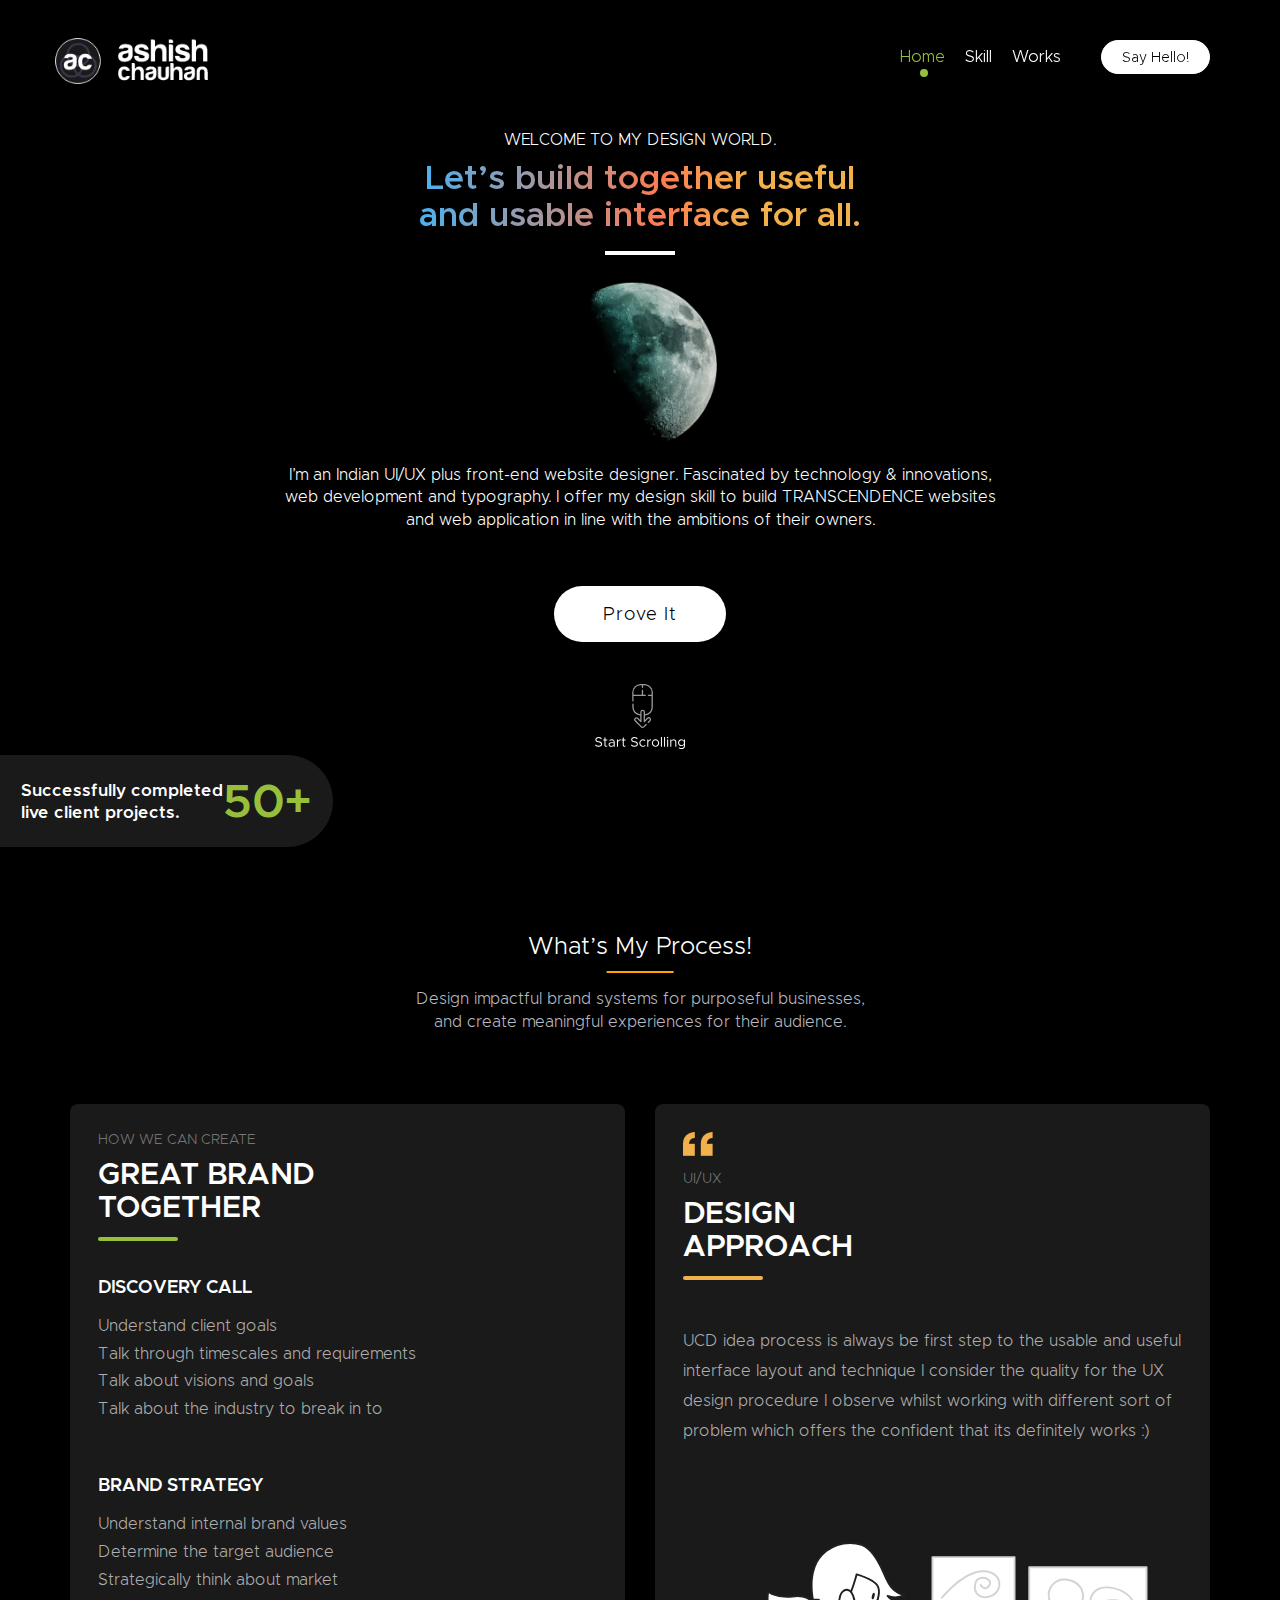
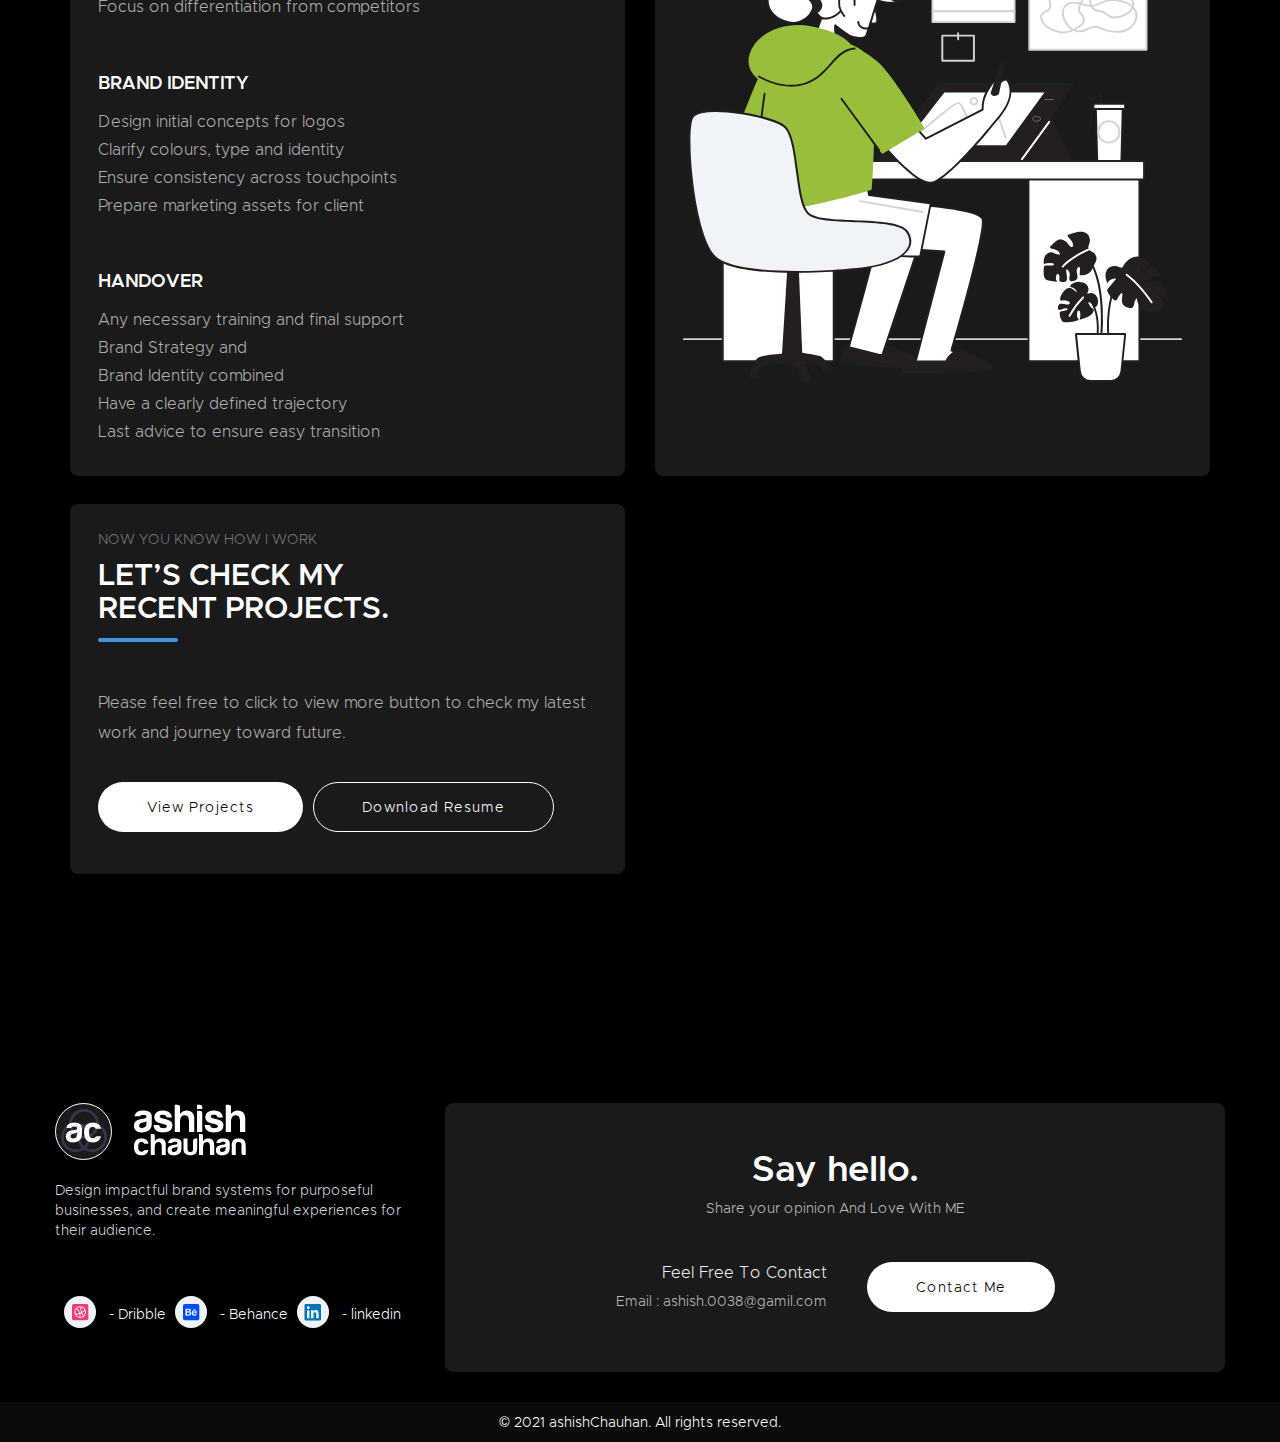
<file: index.html>
<!DOCTYPE html svg PUBLIC "-//W3C//DTD SVG 1.1//EN" "http://www.w3.org/Graphics/SVG/1.1/DTD/svg11.dtd">
<html lang="en">

<head>
	<meta charset="utf-8">
	<meta http-equiv="X-UA-Compatible" content="IE=edge">
	<meta name="viewport" content="width=device-width, initial-scale=1">
	<link rel="icon" href="images/icon_logo.png" type="image/png" sizes="16x16">
	<title>Ashish Chauhan</title>
	<link href="css/bootstrap.css" rel="stylesheet">
	<link href="css/style.css" rel="stylesheet">

</head>

<body>
	<div class="cursor"></div>
	<nav class="navbar navbar-default navbar-fixed-top">
		<div class="container">
			<div class="navbar-header">
				<button type="button" class="navbar-toggle collapsed" data-toggle="collapse"
					data-target="#bs-example-navbar-collapse-1">
					<span class="sr-only">Toggle navigation</span>
					<span class="icon-bar"></span>
					<span class="icon-bar"></span>
					<span class="icon-bar"></span>
				</button>
				<a class="navbar-brand" href="index.html">
					<img class="mob_logo" src="images/logo.png">
					<div class="drop"></div>
				</a>
			</div>
			<div class="collapse navbar-collapse navbar-right" id="bs-example-navbar-collapse-1">
				<ul class="nav navbar-nav">
					<li class="active">
						<a href="index.html">Home</a>
					</li>
					<li>
						<a href="skill.html">Skill</a>
					</li>
					<li>
						<a href="works.html">Works</a>
					</li>
				</ul>
				<ul class="nav navbar-nav">
					<a href="#" data-toggle="modal" data-target="#sayhello" class="btn btn-danger navbar-btn">Say
						Hello!</a>
				</ul>
			</div>
		</div>
	</nav>
	<section id="main" class="wrapper">
		
		<div class="home-box">
			<div class="container">
				<div class="row">
					<div class="homepage-content">
						<div class="col-lg-12 col-md-12 text-center">
							<h2>Welcome to my design world.</h2>
							<h3 class="hero-title">Let’s build together useful <br>and usable interface for all.</h3>
							<div id="earth"></div>
							<p>I’m an Indian UI/UX plus front-end website designer.
								Fascinated by technology & innovations, web development and typography. I offer my
								design skill to build TRANSCENDENCE websites and web application in line with the
								ambitions of their owners.</p>
							<button class="btn btn-home" data-toggle="modal" data-target="#sayhello">Prove It</button>
							<a class="Scrolling_icon" href="#"><img src="images/home_scroll_icon.svg"></a>
						</div>
					</div>
				</div>
			</div>
		</div>
		<div class="home-banner">
			<div class="h_banner">
				<h3>Successfully completed<br>
					live client projects.</h3>
				<h4>50+</h4>
			</div>
		</div>
		<div class="ux-approach-box">
			<div class="container">
				<div class="row">
					<div class="col-sm-12">
						<div class="sec_title_box">
							<h2 class="sec_title">What’s my process!</h2>
							<p class="sec_sub_text">Design impactful brand systems for purposeful businesses, and create
								meaningful experiences for their audience.</p>
						</div>
					</div>
				</div>

				<div class="home-grid">
					<div class="home_article_box">
						<div class="c_t_a_b">
							<h2>How we can create</h2>
							<h3 class="g_b">great brand <br>
								together</h3>
							<div class="process_box">
								<h3 class="text-o">Discovery Call</h3>
								<ul>
									<li>Understand client goals</li>
									<li>Talk through timescales and requirements</li>
									<li>Talk about visions and goals</li>
									<li>Talk about the industry to break in to</li>
								</ul>
							</div>
							<div class="process_box">
								<h3 class="text-g">Brand Strategy</h3>
								<ul>
									<li>Understand internal brand values</li>
									<li>Determine the target audience</li>
									<li>Strategically think about market</li>
									<li>Focus on differentiation from competitors</li>
								</ul>
							</div>
							<div class="process_box">
								<h3 class="text-b">Brand Identity</h3>
								<ul>
									<li>Design initial concepts for logos</li>
									<li>Clarify colours, type and identity</li>
									<li>Ensure consistency across touchpoints</li>
									<li>Prepare marketing assets for client</li>
								</ul>
							</div>
							<div class="process_box">
								<h3 class="text-p">Handover</h3>
								<ul>
									<li>Any necessary training and final support</li>
									<li>Brand Strategy and</li>
									<li>Brand Identity combined</li>
									<li>Have a clearly defined trajectory</li>
									<li>Last advice to ensure easy transition</li>
								</ul>
							</div>	
						</div>
					</div>
					<div class="home_article_box">
						<div class="c_t_a_b">
							<img class="ic_quotes" src="images/ic_quote_orange.png">
							<h2>UI/UX</h2>
							<h3 class="y_b">Design <br>
								Approach</h3>
						</div>
						<p class="c_t_sub_text">UCD idea process is always be first step to the usable and useful interface layout and technique I consider the quality for the UX design procedure I observe whilst working with different sort of problem which offers the confident that its definitely works :)</p>
						<img src="images/home_articale_bg.svg" class="h_a_img">
					</div>

					<div class="home_article_box">
						<div class="c_t_a_b">
							<h2>Now you know how I work</h2>
							<h3 class="b_b">Let’s check my <br>
								recent projects. 
								</h3>
						</div>
						<p class="c_t_sub_text_pro">Please feel free to click to view more button to check
							my latest work and journey toward future.</p>
							<div class="btn_group">
								<button class="btn btn-c-p btn-sp-right" onclick="location.href = 'works.html';">View Projects</button>
								<button class="btn btn-c-s" onclick="location.href = 'works.html';">Download Resume</button>
							</div>
					</div>
					
					
				</div>
			</div>
		</div>

	</section>


	<footer>
		<div class="container">
			<div class="row">
				<div class="col-md-4 col-sm-6 footerleft ">
					<div class="logofooter"> <img src="images/logo.png"></div>
					<p>Design impactful brand systems for purposeful businesses, and create meaningful experiences for
						their audience.</p>
					<ul class="social-links-footer">
						<li> <a target="_blank" href="https://dribbble.com/ashish0038"><img class="footer_icon"
									src="images/ic_f_d.svg"> - Dribble </a> </li>
						<li> <a target="_blank" href="https://www.behance.net/ashish0038"><img class="footer_icon"
									src="images/ic_f_b.svg"> - Behance </a> </li>
						<li> <a target="_blank" href="http://linkedin.com/in/ashish-chauhan-0537a037"><img
									class="footer_icon" src="images/ic_f_l.svg"> - linkedin </a> </li>
					</ul>
				</div>
				<div class="col-md-8 col-sm-6 footerright">
					<h3>Say hello.</h3>
					<p>Share your opinion And Love With ME </p>
					<br>
					<div class="contact_group_f">
						<div class="cont_content">
							<h2>Feel Free To Contact </h2>
							<a href="mailto:ashish.0038@gamil.com">Email : ashish.0038@gamil.com </a>
						</div>
						<button class="btn btn-c" onclick="location.href = 'mailto:ashish.0038@gamil.com';" >Contact Me</button>
					</div>
					
				</div>
			</div>
		</div>
	</footer>
	<!--footer start from here-->

	<div class="copyright">
		<div class="container">
			<div class="col-md-12">
				<p>© 2021 ashishChauhan. All rights reserved.</p>
			</div>
		</div>
	</div>


	<!-- Say hello Modal -->
	<div id="sayhello" class="modal fade sayhello_popup" role="dialog">
		<div class="modal-dialog">

			<!-- Modal content-->
			<div class="modal-content">
				<div class="modal-header">
					<button type="button" class="close" data-dismiss="modal">&times;</button>
				</div>
				<div class="modal-body">
					<div class="sayhello_content">
						<div class="c_t_a_b">
							<img class="ic_quotes" src="images/ic_quote_orange.png">
							<h2>Share your opinion And Love With ME </h2>
							<h3 class="y_b">Say hello.</h3>
						</div>
						<div class="sayhello_content_f">
							<div class="sayhello_content_f">
								<p>Equity-focused design means making design choices that take into account personal identifiers like ability, race, economic status, language, age, and gender.</p>
								<h2>Feel Free To Contact </h2>
								<a href="mailto:ashish.0038@gamil.com">Email : ashish.0038@gamil.com </a>
							</div>
							<button class="btn btn-c" onclick="location.href = 'mailto:ashish.0038@gamil.com';" >Contact Me</button>
						</div>
					</div>
				</div>
			</div>

		</div>
	</div>

	<script src="js/jquery.js"></script>
	<script src="js/bootstrap.min.js"></script>
	<script src="js/line.js"></script>
	<script src="js/template.js"></script>
	
</body>

</html>
</file>
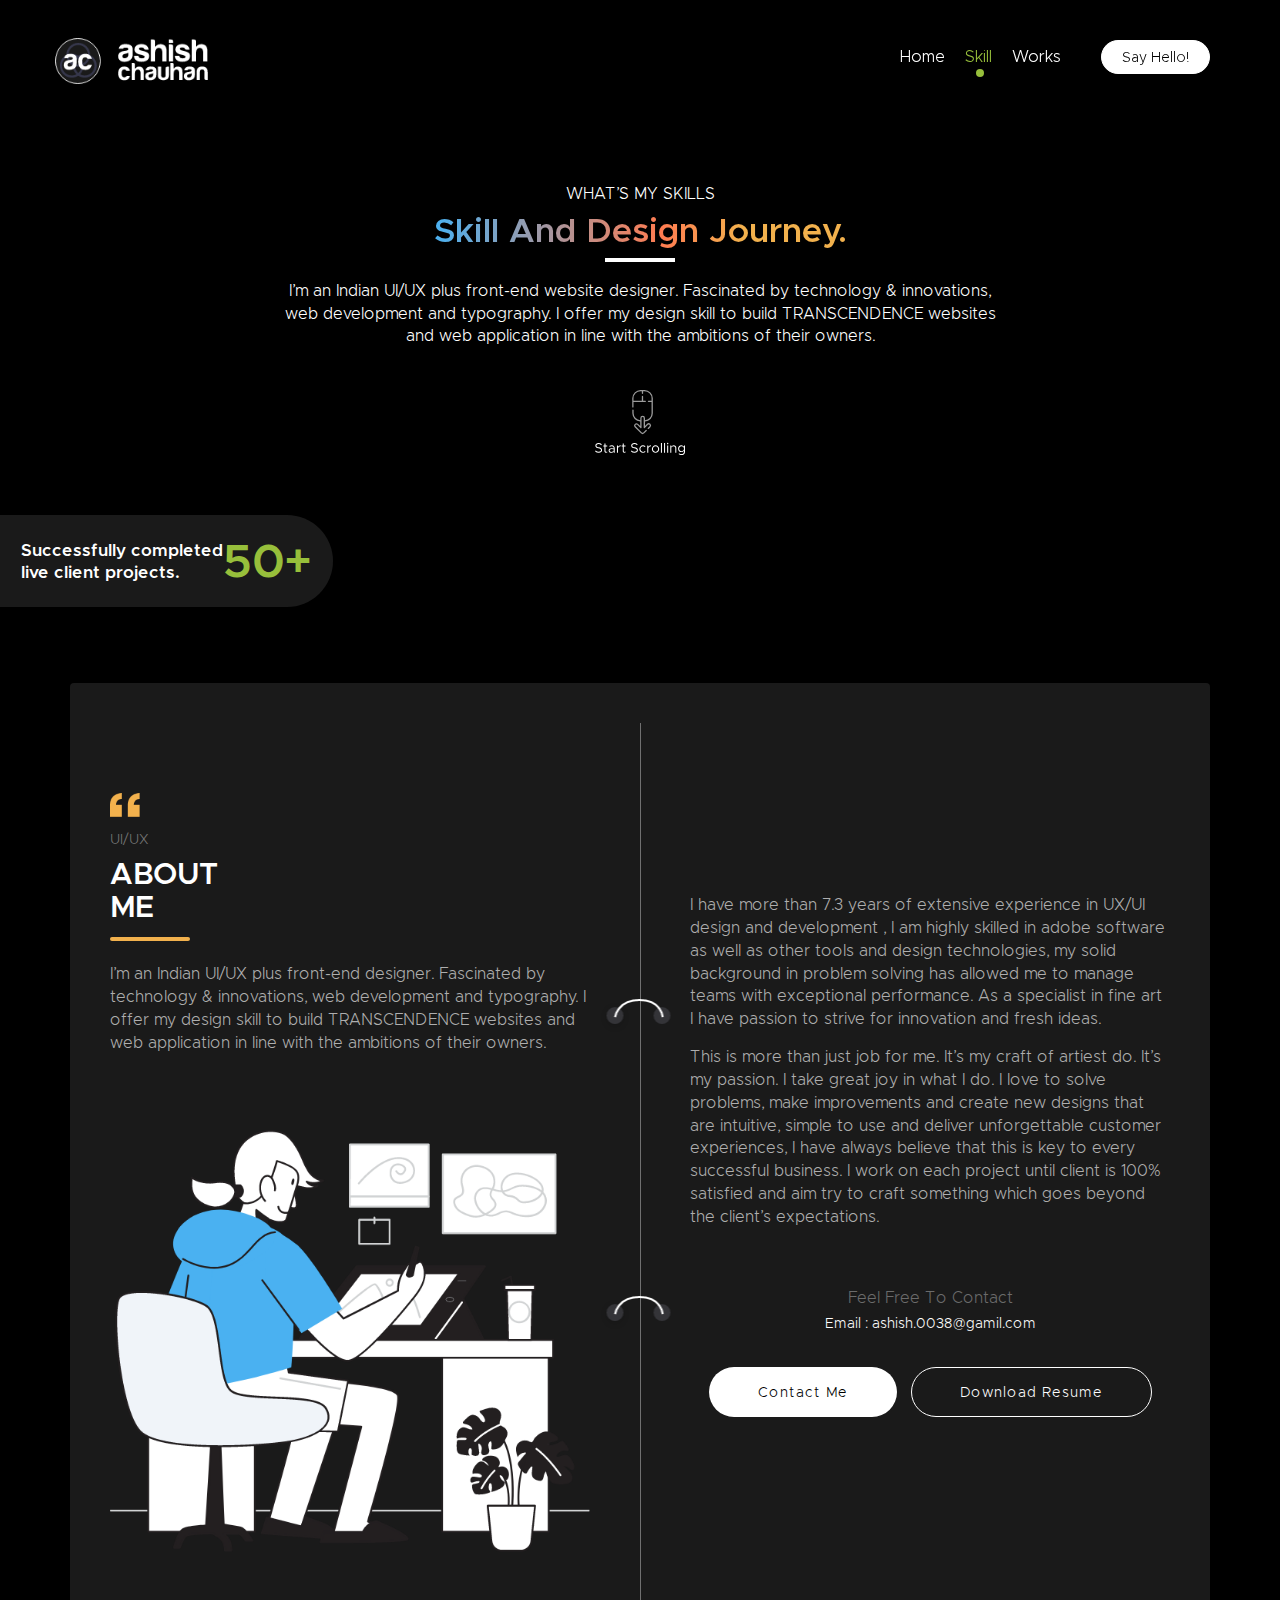
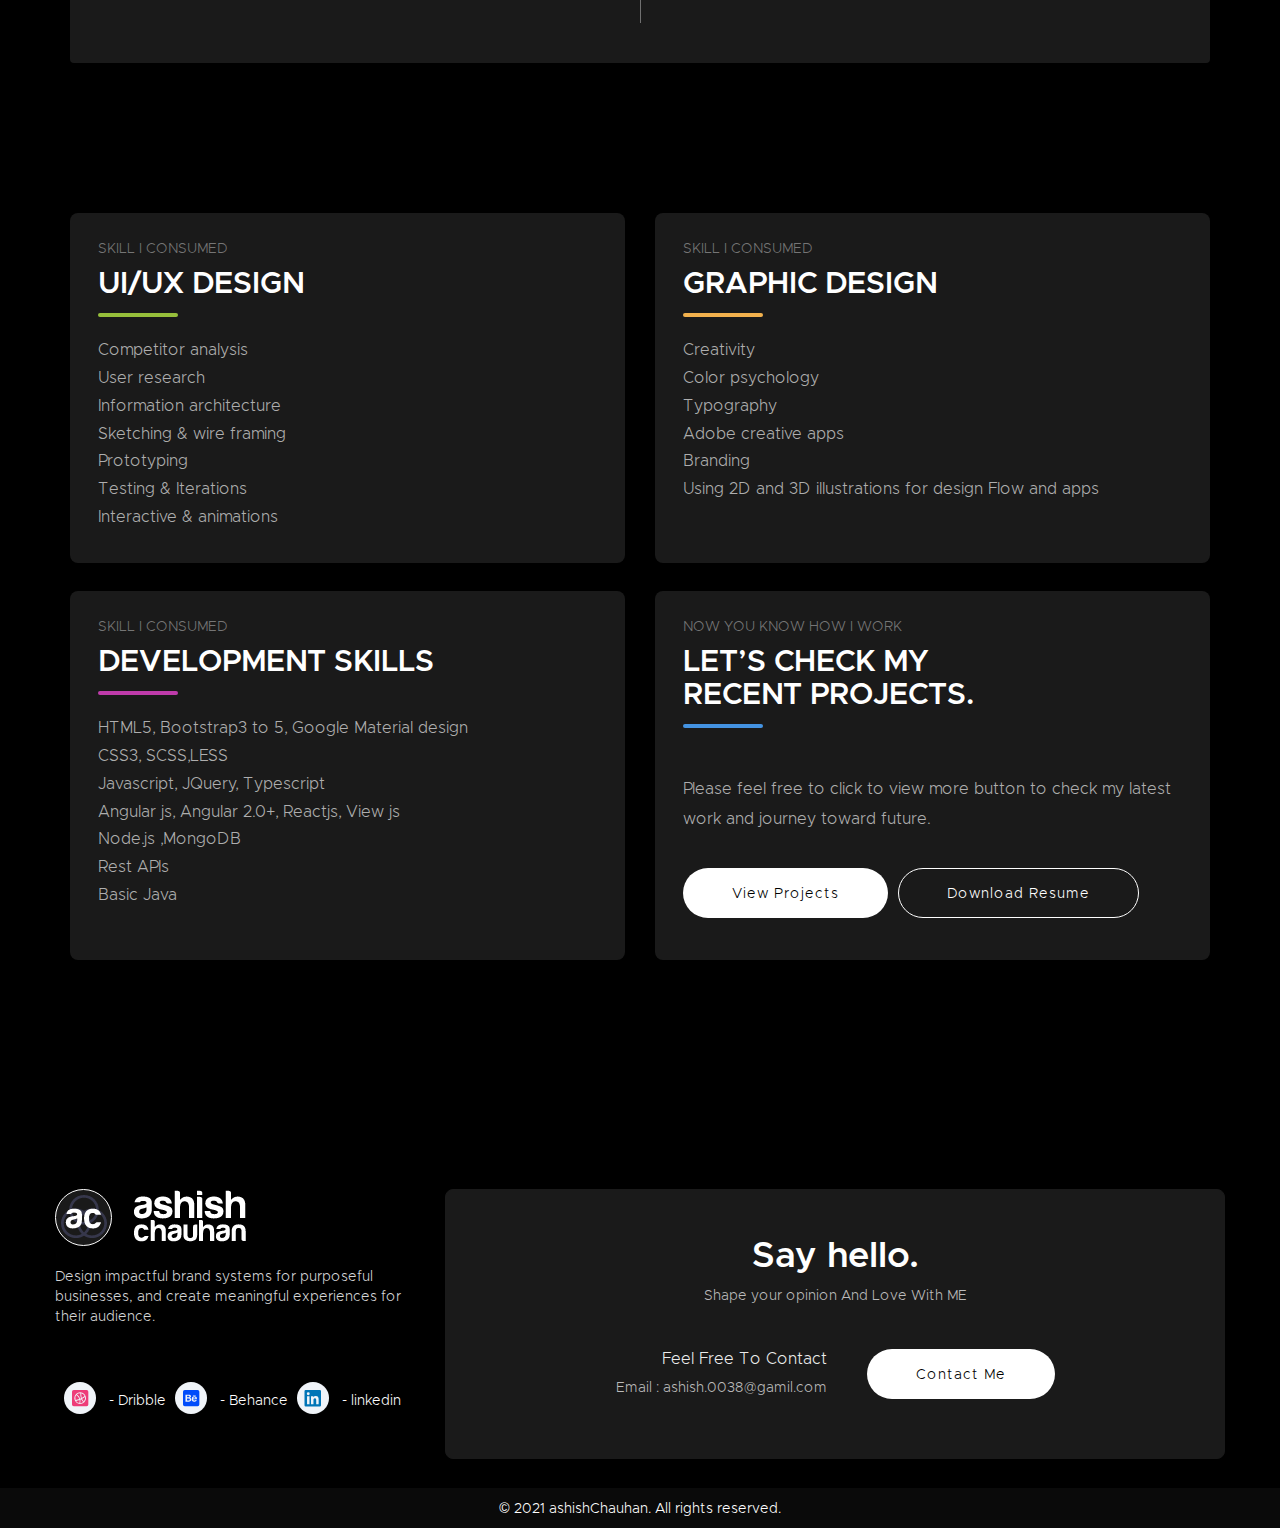
<file: skill.html>
<!DOCTYPE html>
<html lang="en">

<head>
	<meta charset="utf-8">
	<meta http-equiv="X-UA-Compatible" content="IE=edge">
	<meta name="viewport" content="width=device-width, initial-scale=1">
	<link rel="icon" href="images/icon_logo.png" type="image/png" sizes="16x16">
	<title>Ashish Chauhan</title>
	<link href="css/bootstrap.css" rel="stylesheet">
	<link href="css/style.css" rel="stylesheet">

</head>

<body>
	<div class="cursor"></div>
	<nav class="navbar navbar-default navbar-fixed-top">
		<div class="container">
			<div class="navbar-header">
				<button type="button" class="navbar-toggle collapsed" data-toggle="collapse"
					data-target="#bs-example-navbar-collapse-1">
					<span class="sr-only">Toggle navigation</span>
					<span class="icon-bar"></span>
					<span class="icon-bar"></span>
					<span class="icon-bar"></span>
				</button>
				<a class="navbar-brand" href="index.html">
					<img class="mob_logo" src="images/logo.png">
					<div class="drop"></div>
				</a>
			</div>
			<div class="collapse navbar-collapse navbar-right" id="bs-example-navbar-collapse-1">
				<ul class="nav navbar-nav">
					<li>
						<a href="index.html">Home</a>
					</li>
					<li class="active">
						<a href="skill.html">Skill</a>
					</li>
					<li>
						<a href="works.html">Works</a>
					</li>
				</ul>
				<ul class="nav navbar-nav">
					<a href="#" data-toggle="modal" data-target="#sayhello" class="btn btn-danger navbar-btn">Say
						Hello!</a>
				</ul>
			</div>
		</div>
	</nav>
	<section id="main" class="wrapper">
		<div class="home-box">
			<div class="container">
				<div class="row">
					<div class="homepage-content other-content">
						<div class="col-lg-12 col-md-12 text-center">
							<h2>What’s my Skills</h2>
							<h3 class="hero-title">Skill And Design Journey.</h3>
							<p>I’m an Indian UI/UX plus front-end website designer.
								Fascinated by technology & innovations, web development and typography. I offer my
								design skill to build TRANSCENDENCE websites and web application in line with the
								ambitions of their owners.</p>
							<a class="Scrolling_icon" href="#"><img src="images/home_scroll_icon.svg"></a>
						</div>
					</div>
				</div>
			</div>
		</div>
		<div class="home-banner">
			<div class="h_banner">
				<h3>Successfully completed<br>
					live client projects.</h3>
				<h4>50+</h4>
			</div>
		</div>
		<div class="container">
			<div class="about_me_dark">
				<div class="about_left_content">
					<div class="c_t_a_b">
						<img class="ic_quotes" src="images/ic_quote_orange.png">
						<h2>UI/UX</h2>
						<h3 class="y_b">About<br>
							ME</h3>
						<p class="ab_sub_text">I’m an Indian UI/UX plus front-end designer. Fascinated by technology & innovations, web development and typography. I offer my design skill to build TRANSCENDENCE websites and web application in line with the ambitions of their owners.</p>
						<img src="images/about_icon.png" class="abt_img">
					</div>
				</div>
				<div class="about_middle"></div>
				<div class="about_right_content">
					<p class="ab_sub_text">I have more than 7.3 years of extensive experience in 
						UX/UI design and development , I am highly skilled in 
						adobe software as well as other tools and design 
						technologies, my solid background in problem solving 
						has allowed me to manage teams with exceptional 
						performance. As a specialist in fine art I have passion to 
						strive for innovation and fresh ideas.
					</p>
					<p class="ab_sub_text">
						This is more than just job for me. It’s my craft of artiest 
						do. It’s my passion. I take great joy in what I do. I love to 
						solve problems, make improvements and create new 
						designs that are intuitive, simple to use and deliver 
						unforgettable customer experiences, I have always 
						believe that this is key to every successful business. I 
						work on each project until client is 100% satisfied and 
						aim try to craft something which goes beyond the 
						client’s expectations.</p>

					<div class="about_content_f">
						<div class="about_content_f">
							<h2>Feel Free To Contact </h2>
							<a href="mailto:ashish.0038@gamil.com">Email : ashish.0038@gamil.com </a>
						</div>
						<button class="btn btn-c btn-sp-right" onclick="location.href = 'mailto:ashish.0038@gamil.com';" >Contact Me</button>
						<button class="btn btn-c-s" onclick="location.href = 'mailto:ashish.0038@gamil.com';" >Download Resume</button>
					</div>
				</div>
			</div>
		</div>

		<div class="ux-approach-box">
			<div class="container">

				<div class="home-grid">
					<div class="home_article_box">
						<div class="c_t_a_b">
							<h2>Skill I consumed</h2>
							<h3 class="g_b">UI/UX design <br>
							</h3>
							<div class="process_box">
								<ul>
									<li>Competitor analysis </li>
									<li>User research</li>
									<li>Information architecture </li>
									<li>Sketching & wire framing </li>
									<li>Prototyping </li>
									<li>Testing & Iterations </li>
									<li>Interactive & animations</li>
								</ul>
							</div>
						</div>
					</div>
					<div class="home_article_box">
						<div class="c_t_a_b">
							<h2>Skill I consumed</h2>
							<h3 class="y_b">Graphic design<br>
							</h3>
							<div class="process_box">
								<ul>
									<li>Creativity </li>
									<li>Color psychology</li>
									<li>Typography</li>
									<li>Adobe creative apps</li>
									<li>Branding </li>
									<li>Using 2D and 3D illustrations for design Flow and apps</li>
								</ul>
							</div>
						</div>
					</div>
					<div class="home_article_box">
						<div class="c_t_a_b">
							<h2>Skill I consumed</h2>
							<h3 class="p_b">Development skills<br>
							</h3>
							<div class="process_box">
								<ul>
									<li>HTML5, Bootstrap3 to 5, Google Material design </li>
									<li>CSS3, SCSS,LESS</li>
									<li>Javascript, JQuery, Typescript</li>
									<li>Angular js, Angular 2.0+, Reactjs, View js</li>
									<li>Node.js ,MongoDB</li>
									<li>Rest APIs</li>
									<li>Basic Java</li>
								</ul>
							</div>
						</div>
					</div>

					<div class="home_article_box">
						<div class="c_t_a_b">
							<h2>Now you know how I work</h2>
							<h3 class="b_b">Let’s check my <br>
								recent projects.
							</h3>
						</div>
						<p class="c_t_sub_text_pro">Please feel free to click to view more button to check
							my latest work and journey toward future.</p>
						<div class="btn_group">
							<button class="btn btn-c-p btn-sp-right" onclick="location.href = 'works.html';">View
								Projects</button>
							<button class="btn btn-c-s" onclick="location.href = 'works.html';">Download Resume</button>
						</div>
					</div>


				</div>
			</div>
		</div>




	</section>


	<footer>
		<div class="container">
			<div class="row">
				<div class="col-md-4 col-sm-6 footerleft ">
					<div class="logofooter"> <img src="images/logo.png"></div>
					<p>Design impactful brand systems for purposeful businesses, and create meaningful experiences for
						their audience.</p>
					<ul class="social-links-footer">
						<li> <a target="_blank" href="https://dribbble.com/ashish0038"><img class="footer_icon"
									src="images/ic_f_d.svg"> - Dribble </a> </li>
						<li> <a target="_blank" href="https://www.behance.net/ashish0038"><img class="footer_icon"
									src="images/ic_f_b.svg"> - Behance </a> </li>
						<li> <a target="_blank" href="http://linkedin.com/in/ashish-chauhan-0537a037"><img
									class="footer_icon" src="images/ic_f_l.svg"> - linkedin </a> </li>
					</ul>
				</div>
				<div class="col-md-8 col-sm-6 footerright">
					<h3>Say hello.</h3>
					<p>Shape your opinion And Love With ME </p>
					<br>
					<div class="contact_group_f">
						<div class="cont_content">
							<h2>Feel Free To Contact </h2>
							<a href="mailto:ashish.0038@gamil.com">Email : ashish.0038@gamil.com </a>
						</div>
						<button class="btn btn-c" onclick="location.href = 'mailto:ashish.0038@gamil.com';">Contact
							Me</button>
					</div>

				</div>
			</div>
		</div>
	</footer>
	<!--footer start from here-->

	<div class="copyright">
		<div class="container">
			<div class="col-md-12">
				<p>© 2021 ashishChauhan. All rights reserved.</p>
			</div>
		</div>
	</div>

		<!-- Say hello Modal -->
	<div id="sayhello" class="modal fade sayhello_popup" role="dialog">
		<div class="modal-dialog">

			<!-- Modal content-->
			<div class="modal-content">
				<div class="modal-header">
					<button type="button" class="close" data-dismiss="modal">&times;</button>
				</div>
				<div class="modal-body">
					<div class="sayhello_content">
						<div class="c_t_a_b">
							<img class="ic_quotes" src="images/ic_quote_orange.png">
							<h2>Share your opinion And Love With ME </h2>
							<h3 class="y_b">Say hello.</h3>
						</div>
						<div class="sayhello_content_f">
							<div class="sayhello_content_f">
								<p>Equity-focused design means making design choices that take into account personal identifiers like ability, race, economic status, language, age, and gender.</p>
								<h2>Feel Free To Contact </h2>
								<a href="mailto:ashish.0038@gamil.com">Email : ashish.0038@gamil.com </a>
							</div>
							<button class="btn btn-c" onclick="location.href = 'mailto:ashish.0038@gamil.com';" >Contact Me</button>
						</div>
					</div>
				</div>
			</div>

		</div>
	</div>

	<script src="js/jquery.js"></script>
	<script src="js/bootstrap.min.js"></script>
	<script src="js/template.js"></script>
</body>

</html>
</file>
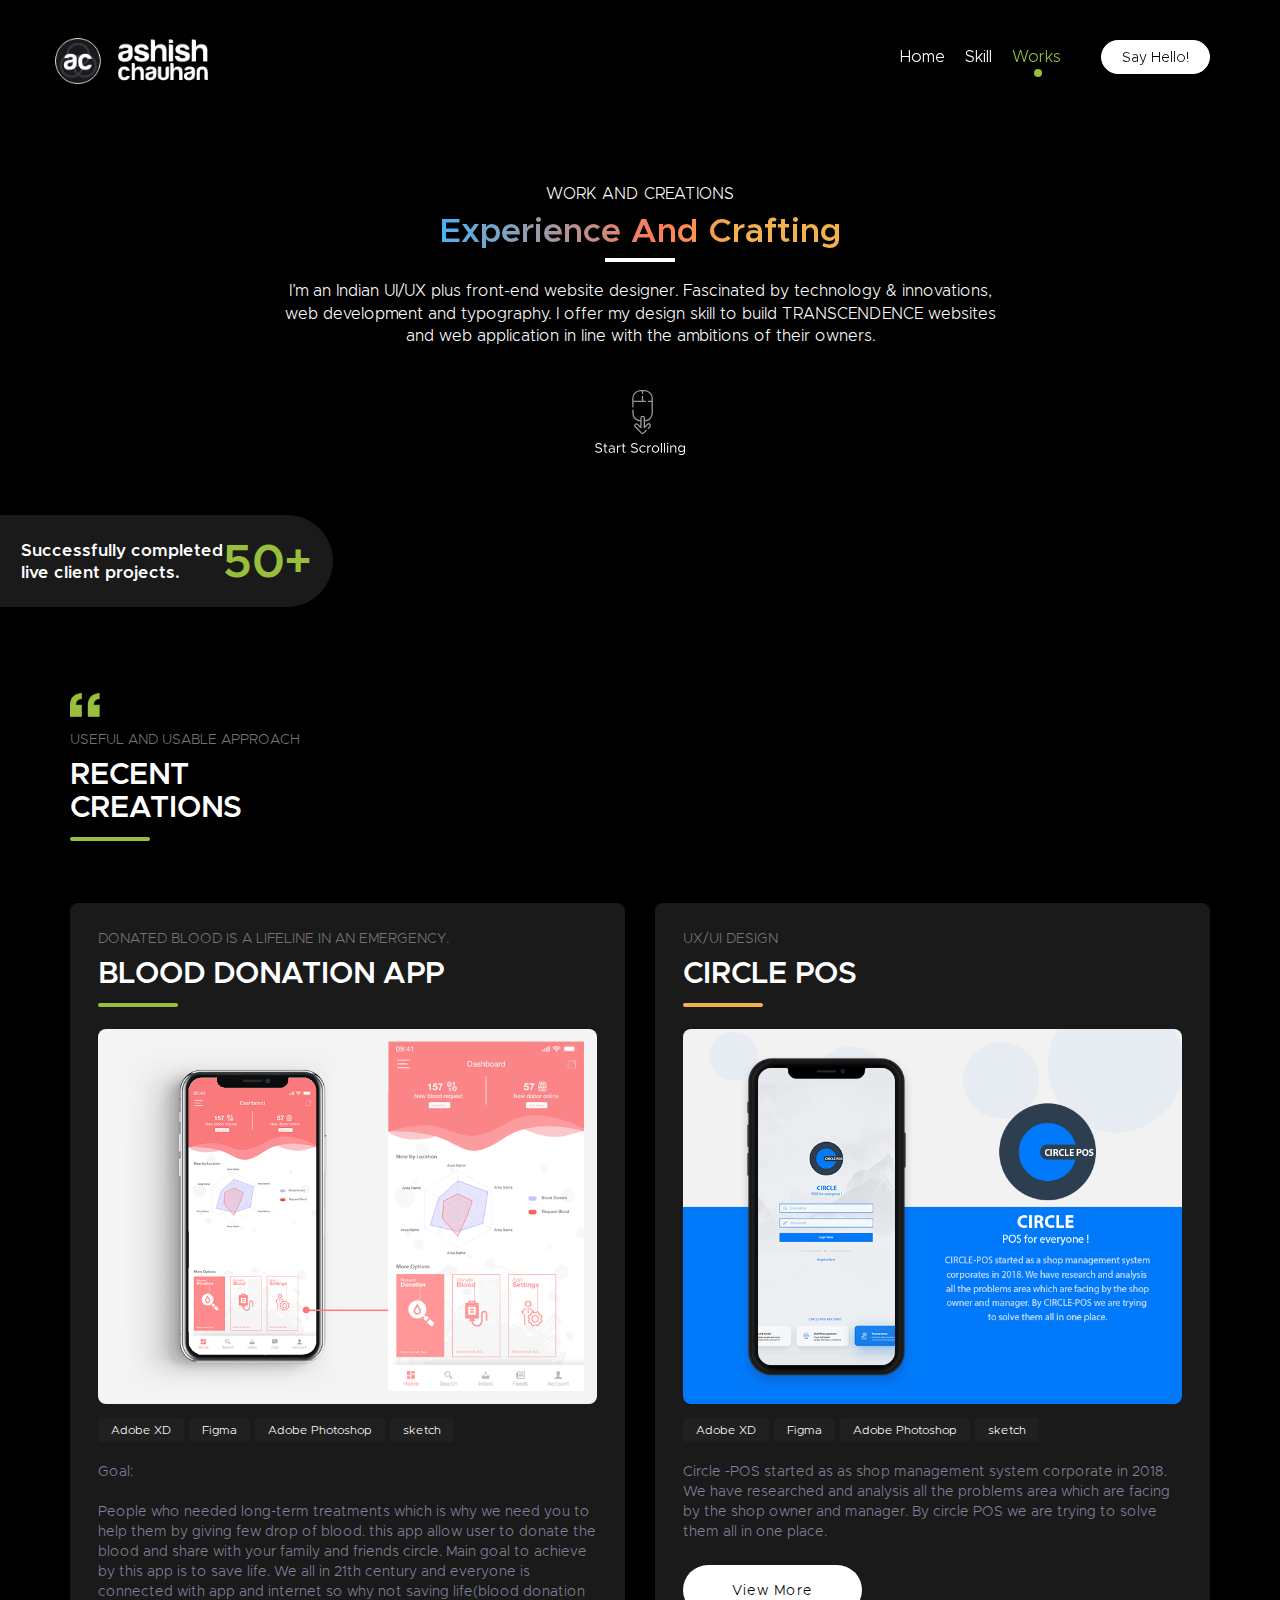
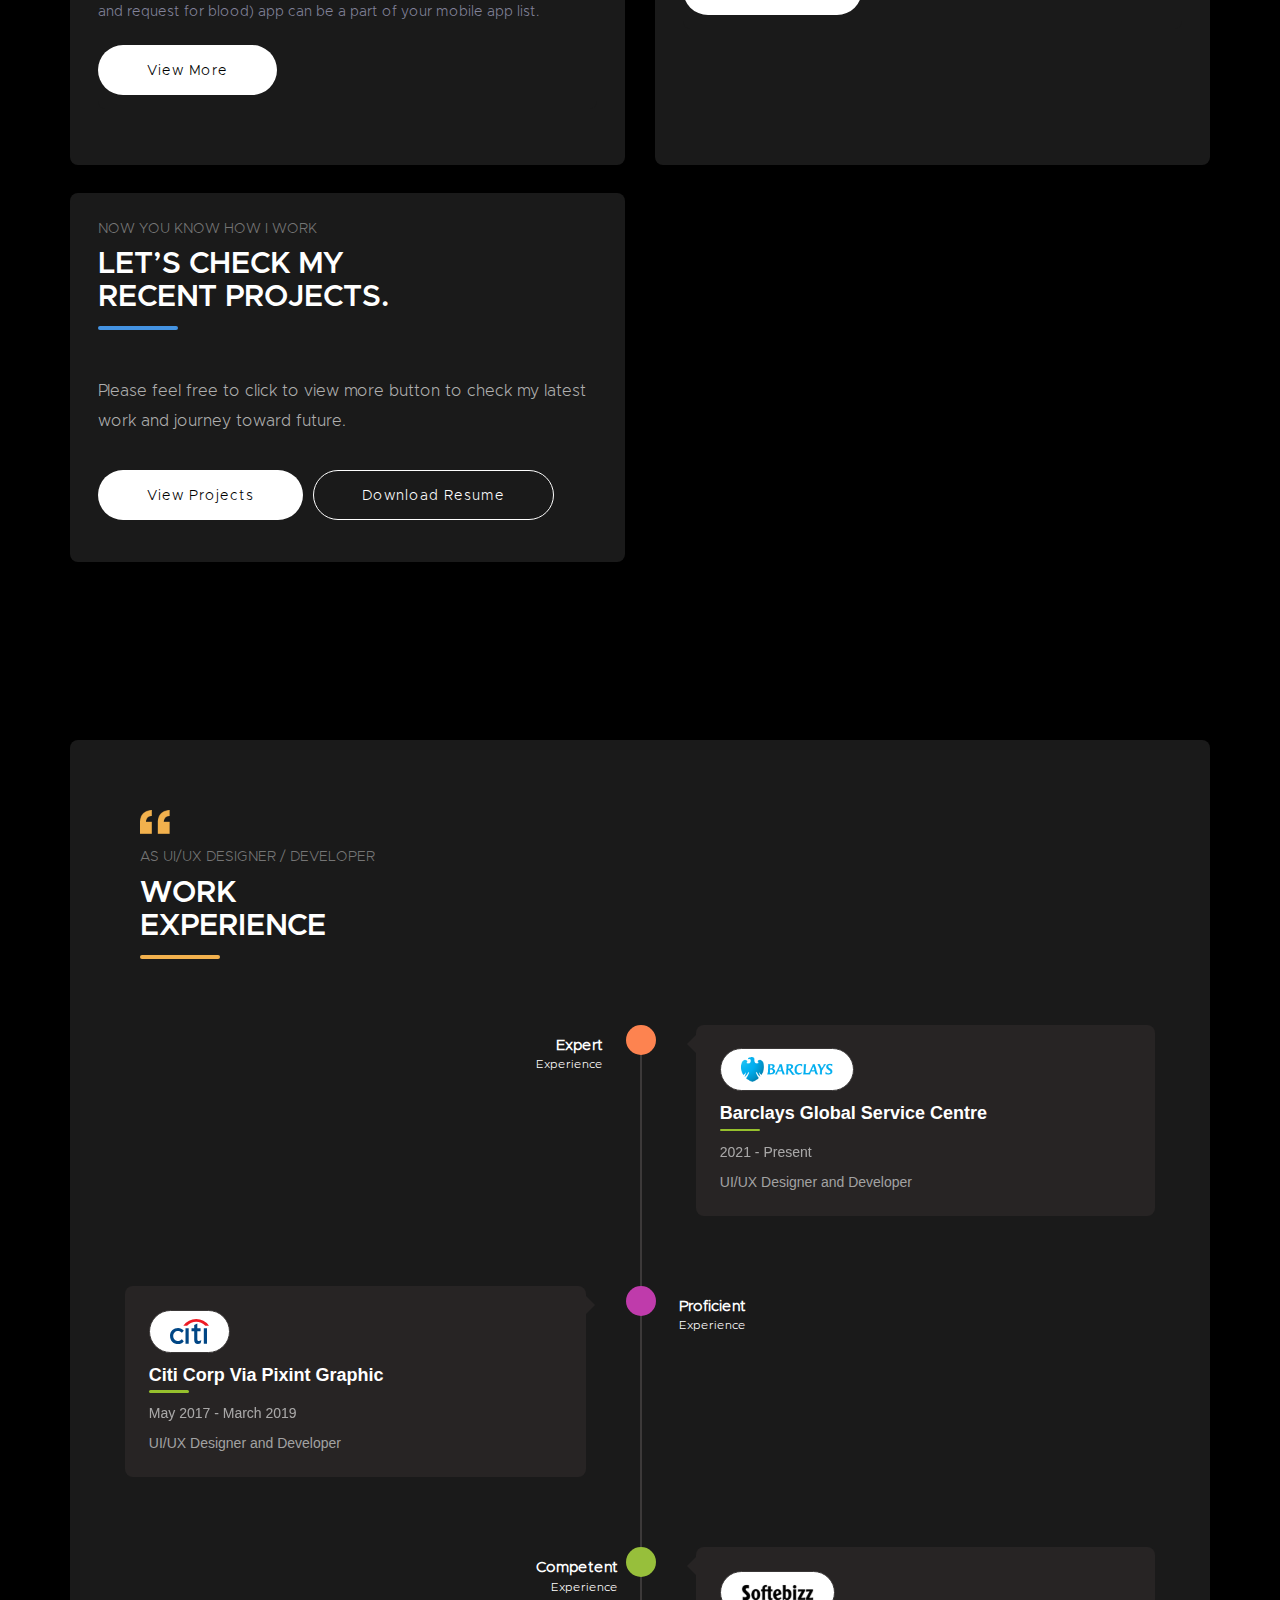
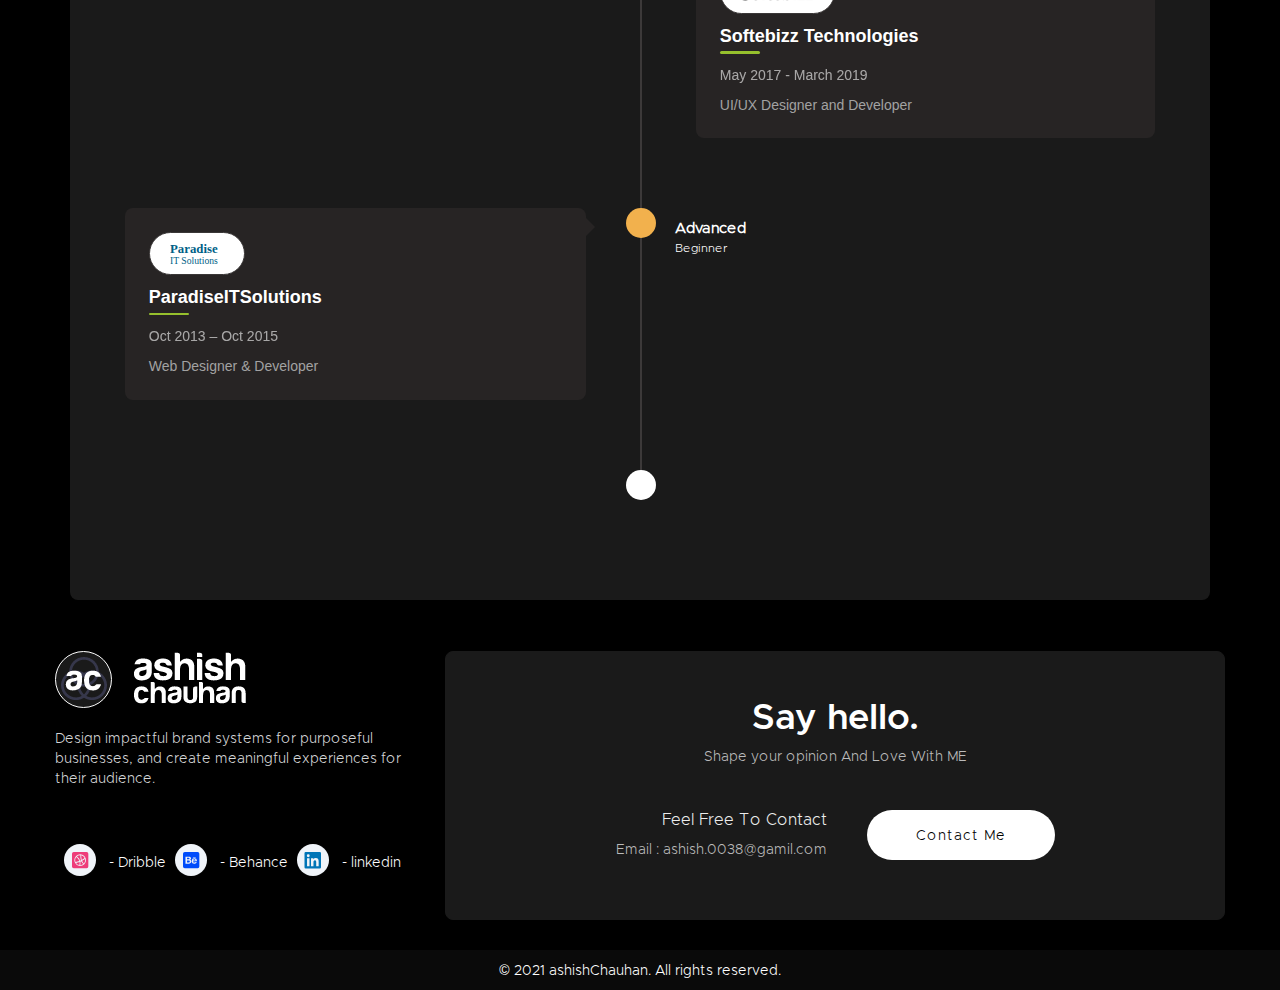
<file: works.html>
<!DOCTYPE html>
<html lang="en">

<head>
	<meta charset="utf-8">
	<meta http-equiv="X-UA-Compatible" content="IE=edge">
	<meta name="viewport" content="width=device-width, initial-scale=1">
	<link rel="icon" href="images/icon_logo.png" type="image/png" sizes="16x16">
	<title>Ashish Chauhan</title>
	<link href="css/bootstrap.css" rel="stylesheet">
	<link href="css/style.css" rel="stylesheet">

</head>

<body>
	<div class="cursor"></div>
	<nav class="navbar navbar-default navbar-fixed-top">
		<div class="container">
			<div class="navbar-header">
				<button type="button" class="navbar-toggle collapsed" data-toggle="collapse"
					data-target="#bs-example-navbar-collapse-1">
					<span class="sr-only">Toggle navigation</span>
					<span class="icon-bar"></span>
					<span class="icon-bar"></span>
					<span class="icon-bar"></span>
				</button>
				<a class="navbar-brand" href="index.html">
					<img class="mob_logo" src="images/logo.png">
					<div class="drop"></div>
				</a>
			</div>
			<div class="collapse navbar-collapse navbar-right" id="bs-example-navbar-collapse-1">
				<ul class="nav navbar-nav">
					<li>
						<a href="index.html">Home</a>
					</li>
					<li>
						<a href="skill.html">Skill</a>
					</li>
					<li class="active">
						<a href="works.html">Works</a>
					</li>
				</ul>
				<ul class="nav navbar-nav">
					<a href="#" data-toggle="modal" data-target="#sayhello" class="btn btn-danger navbar-btn">Say
						Hello!</a>
				</ul>
			</div>
		</div>
	</nav>
	<section id="main" class="wrapper">
		<div class="home-box">
			<div class="container">
				<div class="row">
					<div class="homepage-content other-content">
						<div class="col-lg-12 col-md-12 text-center">
							<h2>work and creations</h2>
							<h3 class="hero-title">Experience And Crafting</h3>
							<p>I’m an Indian UI/UX plus front-end website designer.
								Fascinated by technology & innovations, web development and typography. I offer my
								design skill to build TRANSCENDENCE websites and web application in line with the
								ambitions of their owners.</p>
							<a class="Scrolling_icon" href="#"><img src="images/home_scroll_icon.svg"></a>
						</div>
					</div>
				</div>
			</div>
		</div>
		<div class="home-banner">
			<div class="h_banner">
				<h3>Successfully completed<br>
					live client projects.</h3>
				<h4>50+</h4>
			</div>
		</div>

		<div class="ux-approach-box">
			<div class="container">
				<div class="c_t_a_b">
					<img class="ic_quotes" src="images/ic_quote_green.png">
					<h2>Useful and Usable approach</h2>
					<h3 class="g_b">Recent <br>
						Creations</h3>
				</div>
				<br><br>
				<div class="home-grid">
					<div class="home_article_box">
						<div class="c_t_a_b">
							<h2>Donated Blood is a lifeline in an emergency.</h2>
							<h3 class="g_b">Blood Donation App</h3>
						</div>
						<div class="project_work_box">
							<img src="images/blood_donation_app.png" class="project_Image">
							<div class="tool-used">
								<span>Adobe XD</span><span>Figma</span><span>Adobe Photoshop</span><span>sketch</span>
							</div>
							<p>
								Goal:<br><br>
								People who needed long-term treatments which is why we need you to help them by giving
								few drop of blood. this app allow user to donate the blood and share with your family
								and friends circle. Main goal to achieve by this app is to save life.
								We all in 21th century and everyone is connected with app and internet so why not saving
								life(blood donation and request for blood) app can be a part of your mobile app list.
							</p>
							<button class="btn btn-c"
								onclick="location.href = 'https://dribbble.com/shots/4949862-Blood-Donor-app';">View
								More</button>
						</div>
					</div>
					<div class="home_article_box">
						<div class="c_t_a_b">
							<h2>UX/UI Design</h2>
							<h3 class="y_b">circle POS</h3>
						</div>
						<div class="project_work_box">
							<img src="images/circle_pos.png" class="project_Image">
							<div class="tool-used">
								<span>Adobe XD</span><span>Figma</span><span>Adobe Photoshop</span><span>sketch</span>
							</div>
							<p>Circle -POS started as as shop management system corporate in 2018. We have researched
								and analysis all the problems area which are facing by the shop owner and manager. By
								circle POS we are trying to solve them all in one place.</p>
							<button class="btn btn-c"
								onclick="location.href = 'https://dribbble.com/shots/4730681-Circle-Pos-Dashboard';">View
								More</button>
						</div>
					</div>

					<div class="home_article_box">
						<div class="c_t_a_b">
							<h2>Now you know how I work</h2>
							<h3 class="b_b">Let’s check my <br>
								recent projects.
							</h3>
						</div>
						<p class="c_t_sub_text_pro">Please feel free to click to view more button to check
							my latest work and journey toward future.</p>
						<div class="btn_group">
							<button class="btn btn-c-p btn-sp-right" onclick="location.href = 'works.html';">View
								Projects</button>
							<button class="btn btn-c-s" onclick="location.href = 'works.html';">Download Resume</button>
						</div>
					</div>


				</div>
			</div>
		</div>

		<div class="container">
			<div class="work">
				<div class="c_t_a_b">
					<img class="ic_quotes" src="images/ic_quote_orange.png">
					<h2>AS UI/UX Designer / Developer</h2>
					<h3 class="y_b">Work <br>
						experience</h3>
				</div>

				<div class="work_timeline">
					<div class="">
						<div class="row">
							<div class="timeline-centered">

								<article class="timeline-entry">
									<div class="timeline-entry-inner">
										<time class="timeline-time" datetime="2014-01-10T03:45"><span>Expert</span>
											<span>Experience</span></time>
										<div class="timeline-icon bg-success">
											<i class="entypo-feather"></i>
										</div>
										<div class="timeline-label">
											<div class="company-logo">
												<img src="images/barclays-logo.png">
											</div>
											<h2><a href="#">Barclays Global Service Centre</a> <span>2021 -
													Present</span></h2>
											<p>UI/UX Designer and Developer</p>
										</div>
									</div>
								</article>
								<article class="timeline-entry left-aligned">
									<div class="timeline-entry-inner">
										<time class="timeline-time" datetime="2014-01-10T03:45"><span>Proficient</span>
											<span>Experience</span></time>
										<div class="timeline-icon bg-secondary">
											<i class="entypo-suitcase"></i>
										</div>
										<div class="timeline-label">
											<div class="company-logo">
												<img src="images/Citi.svg">
											</div>
											<h2><a href="#">Citi Corp Via Pixint Graphic</a><span>May 2017 - March
													2019</span></h2>
											<p>UI/UX Designer and Developer</p>
										</div>
									</div>
								</article>
								<article class="timeline-entry">
									<div class="timeline-entry-inner">
										<time class="timeline-time" datetime="2014-01-10T03:45"><span>Competent</span>
											<span>Experience</span></time>
										<div class="timeline-icon bg-info">
											<i class="entypo-location"></i>
										</div>
										<div class="timeline-label">
											<div class="company-logo">
												<img src="images/softebizz.svg">
											</div>
											<h2><a href="#">Softebizz Technologies</a> <span>May 2017 - March
													2019</span> </h2>
											<p>UI/UX Designer and Developer</p>
										</div>
									</div>
								</article>
								<article class="timeline-entry left-aligned">
									<div class="timeline-entry-inner">
										<time class="timeline-time" datetime="2014-01-10T03:45"><span>Advanced</span>
											<span>Beginner</span></time>
										<div class="timeline-icon bg-warning">
											<i class="entypo-camera"></i>
										</div>
										<div class="timeline-label">
											<div class="company-logo">
												<img src="images/ParadiseIT Solutions.svg">
											</div>
											<h2><a href="#">ParadiseITSolutions</a> <span>Oct 2013 – Oct 2015</span>
											</h2>
											<p>Web Designer & Developer</p>
										</div>
									</div>
								</article>
								<article class="timeline-entry begin">
									<div class="timeline-entry-inner">
										<div class="timeline-icon"
											style="-webkit-transform: rotate(-90deg); -moz-transform: rotate(-90deg);">
											<i class="entypo-flight"></i>
										</div>
									</div>
								</article>
							</div>
						</div>
					</div>
				</div>
			</div>
		</div>


		<!-- <div class="ux-approach-box">
			<div class="container">
				<div class="row">
					<div class="col-sm-12">
						<div class="sec_title_box">
							<img src="images/work_title.svg" class="sec_title">
							<img src="images/title_icon.svg" class="sec_title_arrow">
							<p class="sec_sub_text">I put my heart and soul in these projects. Now that you’re on this
								page, feel free to explore.</p>
						</div>
					</div>
				</div>
				<div class="project-grid">
					<div class="project_work_box">
						<img src="images/circle_pos.png" class="project_Image">
						<h2>circle POS</h2>
						<div class="tool-used">
							<span>Adobe XD</span><span>Figma</span><span>Adobe Photoshop</span><span>sketch</span>
						</div>
						<p>Circle -POS started as as shop management system corporate in 2018. We have researched
							and analysis all the problems area which are facing by the shop owner and manager. By
							circle POS we are trying to solve them all in one place.</p>
						<a href="https://dribbble.com/shots/4730681-Circle-Pos-Dashboard">View More</a>
					</div>
					<div class="project_work_box">
						<img src="images/blood_donation_app.png" class="project_Image">
						<h2>Blood Donation App</h2>
						<div class="tool-used">
							<span>Adobe XD</span><span>Figma</span><span>Adobe Photoshop</span><span>sketch</span>
						</div>
						<p>Donated Blood is a lifeline in an emergency. <br><br>
							Goal:<br><br>
							People who needed long-term treatments which is why we need you to help them by giving
							few drop of blood. this app allow user to donate the blood and share with your family
							and friends circle. Main goal to achieve by this app is to save life.
							We all in 21th century and everyone is connected with app and internet so why not saving
							life(blood donation and request for blood) app can be a part of your mobile app list.
						</p>
						<p>
							App features:<br><br>
							Its blood donation app. where people will request for blood, will donate, will be able
							to get notification if someone will request same group blood near user, will be able to
							see on map, will be able to see the route details & time taking to reach that person,
							will be able to chat on our app.</p>
						</p>
						<a href="https://dribbble.com/shots/4949862-Blood-Donor-app">View More</a>
					</div>
					<div class="project_work_box">
						<img src="images/Community Sign Up.png" class="project_Image">
						<h2>Community Sign Up</h2>
						<div class="tool-used">
							<span>Adobe XD</span><span>Figma</span><span>Adobe Photoshop</span><span>sketch</span>
						</div>
						<p>Minimalist community application sign up form. Just think simple because "simpler we keep
							things, the more successful we will be"</p>
						<a href="https://dribbble.com/shots/13845457-Community-Sign-Up">View More</a>
					</div>
					<div class="project_work_box">
						<img src="images/Farmcon_app.png" class="project_Image">
						<h2>Farmcon App</h2>
						<div class="tool-used">
							<span>Adobe XD</span><span>Figma</span><span>Adobe Photoshop</span><span>sketch</span>
						</div>
						<p>Mobile App to address the gamut of issues faced by
							farmers and buyers.
							- Mitigate dependency on inefficient intermediaries.
						</p>
						<p>
							Free Mobile App to boost Buyer’s profitability… and increase
							Farmer’s income.
							- Adding value for volume buyers. Eliminating Wastage for farmers
						</p>
						<p>
							One stop window ensuring a win-win situation for
							farmers & buyers.
							- Benefiting farm ecosystem through innovative technology</p>
						<p>Please have look full project @behance : <a
								href="https://www.behance.net/gallery/65085585/Farmcon-Mobile-App-UX">Full
								Project</a></p>
						<a href="https://www.behance.net/gallery/65085585/Farmcon-Mobile-App-UX">View More</a>
					</div>
					<div class="project_work_box">
						<img src="images/Tbook.png" class="project_Image">
						<h2>T Book</h2>
						<div class="tool-used">
							<span>Adobe XD</span><span>Figma</span><span>Adobe Photoshop</span><span>sketch</span>
						</div>
						<p>T-book allow user to manage your account paperless.</p>
						<p>Check it out its cooler features: <br><br>
							- Make your transaction easy and fast with T-book.
						</p>
						<p>
							- The easiest way to manage your client
							In one tab.
						</p>
						<p>
							- One tab to get the daily analysis of
							Your client reports.</p>
						<p>- The smarter and easy way to
							Manage and view client reports.</p>
						<a href="https://dribbble.com/shots/11390377-T-Book">View More</a>
					</div>
					<div class="project_work_box">
						<img src="images/INFRO.png" class="project_Image">
						<h2>Infro Solution</h2>
						<div class="tool-used">
							<span>Adobe XD</span><span>Figma</span><span>Adobe Photoshop</span><span>sketch</span>
						</div>
						<p>3 Steps solution :<br><br>
							1) Mobile GPS Tracking
							We are offering mobile tracking to check status and employee tracking to improve
							productivity and efficiency in your business.
						</p>
						<p>
							2) Smart work & Reporting
							We are offering a smart way to work with your business. You can now check reporting and
							analysis your business monthly or yearly by one click.
						</p>
						<p>
							3) Order & Collections
							You can now create and check the new order placed in this system by just one click. Also
							employee can collect the payment against the each orders.</p>

						<a href="https://dribbble.com/shots/15042004-Infro-Solution">View More</a>
					</div>
				</div>
			</div>
		</div> -->

		<!-- <div class="create-brand-box">
			<div class="container">
				<div class="row">
					<div class="col-sm-12">
						<img src="images/job_title.svg" class="brand_title">
					</div>
				</div>
				<div class="row">
					<div class="col-sm-3">
						<div class="flow-box">
							<img src="images/barclays_logo.svg" class="comp_logo">
							<h2 class="role_title">Role :<span>Sr. UI/UX Developer/Designer</span></h2>
							<ul>
								<li>Web Design and Web Development</li>
								<li>E-commerce Wireframe and Flow</li>
								<li>Wireframe and Flow</li>
								<li>Web, IOS, Android App design</li>
							</ul>
						</div>
					</div>
					<div class="col-sm-3">
						<div class="flow-box">
							<img src="images/Citi.svg" class="comp_logo">
							<h2 class="role_title">Role :<span>Sr. UI/UX Developer/Designer</span> </h2>
							<ul>
								<li>Web Design and Web Development</li>
								<li>E-commerce Wireframe and Flow</li>
								<li>Wireframe and Flow</li>
								<li>Web, IOS, Android App design</li>
							</ul>
						</div>
					</div>
					<div class="col-sm-3">
						<div class="flow-box">
							<img src="images/softebizz.svg" class="comp_logo">
							<h2 class="role_title">Role : <span>Sr. UI/UX Designer</span></h2>
							<ul>
								<li>Web Design and Web Development</li>
								<li>E-commerce Wireframe and Flow</li>
								<li>Wireframe and Flow</li>
								<li>Web, IOS, Android App design</li>
							</ul>
						</div>
					</div>
					<div class="col-sm-3">
						<div class="flow-box">
							<img src="images/ParadiseIT Solutions.svg" class="comp_logo">
							<h2 class="role_title">Role :<span> Web Designer</span></h2>
							<ul>
								<li>Web Design and Web Development</li>
								<li>Brand Strategy and Brand Identity</li>
								<li>Wireframe and Flow</li>
								<li>Web, IOS, Android App design</li>
							</ul>
						</div>
					</div>
				</div>
			</div>
		</div> -->


	</section>


	<footer>
		<div class="container">
			<div class="row">
				<div class="col-md-4 col-sm-6 footerleft ">
					<div class="logofooter"> <img src="images/logo.png"></div>
					<p>Design impactful brand systems for purposeful businesses, and create meaningful experiences for
						their audience.</p>
					<ul class="social-links-footer">
						<li> <a target="_blank" href="https://dribbble.com/ashish0038"><img class="footer_icon"
									src="images/ic_f_d.svg"> - Dribble </a> </li>
						<li> <a target="_blank" href="https://www.behance.net/ashish0038"><img class="footer_icon"
									src="images/ic_f_b.svg"> - Behance </a> </li>
						<li> <a target="_blank" href="http://linkedin.com/in/ashish-chauhan-0537a037"><img
									class="footer_icon" src="images/ic_f_l.svg"> - linkedin </a> </li>
					</ul>
				</div>
				<div class="col-md-8 col-sm-6 footerright">
					<h3>Say hello.</h3>
					<p>Shape your opinion And Love With ME </p>
					<br>
					<div class="contact_group_f">
						<div class="cont_content">
							<h2>Feel Free To Contact </h2>
							<a href="mailto:ashish.0038@gamil.com">Email : ashish.0038@gamil.com </a>
						</div>
						<button class="btn btn-c" onclick="location.href = 'mailto:ashish.0038@gamil.com';">Contact
							Me</button>
					</div>

				</div>
			</div>
		</div>
	</footer>
	<!--footer start from here-->

	<div class="copyright">
		<div class="container">
			<div class="col-md-12">
				<p>© 2021 ashishChauhan. All rights reserved.</p>
			</div>
		</div>
	</div>


	<!-- Say hello Modal -->
	<div id="sayhello" class="modal fade sayhello_popup" role="dialog">
		<div class="modal-dialog">

			<!-- Modal content-->
			<div class="modal-content">
				<div class="modal-header">
					<button type="button" class="close" data-dismiss="modal">&times;</button>
				</div>
				<div class="modal-body">
					<div class="sayhello_content">
						<div class="c_t_a_b">
							<img class="ic_quotes" src="images/ic_quote_orange.png">
							<h2>Share your opinion And Love With ME </h2>
							<h3 class="y_b">Say hello.</h3>
						</div>
						<div class="sayhello_content_f">
							<div class="sayhello_content_f">
								<p>Equity-focused design means making design choices that take into account personal
									identifiers like ability, race, economic status, language, age, and gender.</p>
								<h2>Feel Free To Contact </h2>
								<a href="mailto:ashish.0038@gamil.com">Email : ashish.0038@gamil.com </a>
							</div>
							<button class="btn btn-c" onclick="location.href = 'mailto:ashish.0038@gamil.com';">Contact
								Me</button>
						</div>
					</div>
				</div>
			</div>

		</div>
	</div>

	<script src="js/jquery.js"></script>
	<script src="js/bootstrap.min.js"></script>
	<script src="js/template.js"></script>
</body>

</html>
</file>
<file: css/style.css>
@font-face {
  font-family: "Okra";
  src: url("../fonts/Okra-Light.ttf");
}
@font-face {
  font-family: "Okra-SemiBold";
  src: url("../fonts/Okra-SemiBold.ttf");
}
@font-face {
  font-family: "Okra-Regular";
  src: url("../fonts/Okra-Regular.ttf");
}
@font-face {
  font-family: "Harabara Mais Demo";
  src: url("../fonts/Harabara_Mais.otf");
}
@font-face {
  font-family: "Harabara Mais Demo";
  src: url("../fonts/Harabara_Mais.woff2") format("woff2"), url("../fonts/Harabara_Mais.otf") format("otf"),
    url("../fonts/Harabara_Mais.svg#logo") format("svg");
}

.navbar-default {
  background-color: transparent;
  border-color: transparent;
  box-shadow: none;
  padding: 0px 16px;
  margin-top: 20px;
  transition: margin ease-out 1s;
}
.darkHeader .mob_logo {
  width: 65%;
  transition: width ease-in-out 1s;
  font-family: "Harabara Mais Demo";
}

.darkHeader {
  background-color: #000000;
  border-bottom: 1px solid #272626;
  -webkit-transition: background-color 500ms ease-in-out 1s;
  -moz-transition: background-color 500ms ease-in-out 1s;
  -o-transition: background-color 500ms ease-in-out 1s;
  transition: background-color 500ms ease-in-out 1s;
  margin-top: 0;
  transition: margin ease-in-out 1s;
}

.navbar-default .navbar-nav > li > a {
  color: #ffffff;
  padding: 15px 30px;
  cursor: pointer;
  font-size: 16px;
  position: relative;
}

.navbar-default .navbar-nav > .active > a,
.navbar-default .navbar-nav > .active > a:hover,
.navbar-default .navbar-nav > .active > a:focus {
  color: #97bf3b;
  background-color: transparent;
}

.navbar-default .navbar-nav > .active > a::before {
  content: "";
  height: 8px;
  width: 8px;
  background-color: #97bf3b;
  border-radius: 50%;
  display: inline-block;
  position: absolute;
  left: 50%;
  right: 0;
  top: 82%;
  transform: translate(-3px, -50%);
}

.navbar-default .navbar-nav > li > a:hover,
.navbar-default .navbar-nav > li > a:focus {
  color: #97bf3b;
}

.navbar-btn {
  background-color: #ffffff;
  border-color: #ffffff;
  color: #000000;
  border-radius: 60px;
  margin-left: 30px;
  padding: 6px 20px;
  box-shadow: 0px 3px 6px rgba(0, 0, 0, 0.16);
}

.navbar-btn:hover {
  background-color: #97bf3b;
  border-color: #97bf3b;
  cursor: pointer;
  box-shadow: 0px 3px 6px rgba(0, 0, 0, 0.16);
  transform: translateY(-1px);
}

.btn-danger:focus,
.btn-danger.focus,
.btn-danger:active {
  background-color: #101a56 !important;
  border-color: #101a56 !important;
  outline: none !important;
}

.mob_logo {
  width: 80%;
  font-family: "Harabara Mais Demo";
  transition: width ease-in-out 1s;
}

body {
  padding-top: 70px;
  font-family: "Okra", sans-serif !important;
  background: #000000;
}

.notify-row .badge {
  position: absolute;
  right: 4px;
  top: 8px;
  z-index: 100;
}

.navbar-brand {
  float: left;
  font-size: 18px;
  height: auto;
  line-height: 21px;
  padding: 18px 0;
  position: relative;
}

.navbar-default .navbar-nav > .open > a,
.navbar-default .navbar-nav > .open > a:hover,
.navbar-default .navbar-nav > .open > a:focus {
  background-color: transparent;
  color: #000;
  cursor: pointer;
}

.wrapper {
  display: inline-block;
  margin-top: 35px;
  padding: 0px 0px 0px 0px;
  width: 100%;
}

.mt-10 {
  margin-top: 10px;
}

.p-0 {
  padding: 0px;
}

.big_nu {
  color: #fff;
  display: block;
  font-size: 65px;
  font-weight: bold;
  line-height: 55px;
  text-align: left;
}

.sub_text {
  color: #fff;
  font-size: 16px;
  margin-left: 6px;
  text-transform: uppercase;
}

.inner_box {
  padding: 12px 0px;
}

.login_box {
  width: 58%;
  margin: 90px auto;
}

.login_box .icon_login {
  width: 250px;
}

.login_box .sb_text {
  color: #abb4bc;
  margin: 20px 0px;
  font-size: 14px;
  display: block;
  width: 100%;
}

.login_box .form-group {
  width: 100%;
}

.login_box .form-group .form-control {
  border-color: #add1ef;
  background-color: rgba(255, 255, 255, 0.65);
  height: 45px;
  padding: 6px 15px;
  border-radius: 50px;
}

.login_box .login_btn {
  background-color: #3e43b9;
  color: #fff;
  width: 100%;
  border-radius: 55px;
  height: 45px;
}

.login_box .login_btn:hover {
  background-color: #3e43b9;
  box-shadow: 0px 8px 15px rgba(34, 202, 232, 0.86);
  transform: translateY(-1px);
}

.login_box .forget_link {
  color: #3e43b9;
  font-size: 12px;
  text-align: center;
  width: 100%;
  display: block;
  margin-top: 30px;
}

.slider_box {
  width: 70%;
  margin: 90px auto;
}

.slider_box .slider_image {
  height: 300px !important;
  margin: 0px auto;
}

.slider_box .slider_title {
  color: #101a56;
  font-size: 18px;
  text-align: center;
  text-transform: capitalize;
}

.slider_box .slider_sb_text {
  color: #8e9091;
  font-size: 14px;
  text-align: center;
}

.slider_box .carousel-indicators {
  bottom: -35px;
}

.slider_box .carousel-indicators li {
  background-color: #cacdce;
  border-color: #cacdce;
}

.slider_box .carousel-indicators .active {
  background-color: #3e43b9;
  border-color: #3e43b9;
}

.slider_box blockquote {
  padding: 10px 60px;
  border-left: none;
  width: 85%;
  margin: 0px auto;
}

.features_box .f_box_title {
  display: block;
  color: #5a6780;
  text-align: center;
  margin: 20px 0px;
  font-weight: bold;
}

.features_box .f_icon_box {
  background-color: #fff;
  border-radius: 15px;
  box-shadow: 1px 2px 16px 3px #d8dadead;
  padding: 20px;
  margin: 20px;
  min-height: 110px;
}

.features_box .f_image img {
  width: 35px;
  vertical-align: unset;
}

.features_box .f_image {
  width: 50px;
}

.features_box .f_b_content {
  width: 80%;
}

.features_box .f_image,
.features_box .f_b_content {
  display: inline-block;
  vertical-align: top;
}

.features_box .f_i_title {
  display: block;
  color: #434b52;
  font-weight: bolder;
  font-size: 16px;
  margin-bottom: 5px;
}

.features_box .f_i_subtext {
  display: block;
  color: #6d6d6d;
  font-weight: lighter;
  font-size: 13px;
}

@media only screen and (min-width: 1280px) and (max-width: 1920px) {
  .navbar-collapse {
    padding: 12px 0 !important;
  }
  .navbar-right {
    float: right !important;
    margin-right: 0px;
  }
}

@media only screen and (min-width: 1025px) and (max-width: 1366px) {
  .navbar-right {
    float: right !important;
    margin-right: 0px;
  }
  .slider_box {
    width: 100%;
  }
  .login_box {
    width: 80%;
  }
  .navbar-default .navbar-nav > li > a {
    padding: 15px 10px;
  }
}
@media only screen and (min-width: 1026px) and (max-width: 1278px) {
  .mob_logo {
    margin-left: 12px;
    margin-top: -12px;
    width: 80px;
  }
  .btn_group{
    flex-direction: column;
  }
}
@media only screen and (min-width: 768px) and (max-width: 1024px) {
  .navbar-right {
    float: right !important;
    margin-right: 0px;
  }
  .slider_box {
    width: 100%;
  }
  .login_box {
    width: 80%;
  }
  .navbar-default .navbar-nav > li > a {
    padding: 15px 10px;
  }
  .btn_group{
    flex-direction: column;
  }
}

@media only screen and (min-width: 320px) and (max-width: 765px) {
  .dropdown-menu.extended.profile-drop-down,
  .dropdown-menu.extended {
    width: 100% !important;
    border: 1px solid #eee !important;
    margin: 0px !important;
    box-shadow: none !important;
  }
  .navbar-right {
    margin-right: 0px;
  }
  .slider_box {
    width: 100%;
  }
  .login_box {
    width: 80%;
  }
  .navbar-default .navbar-nav > li > a {
    padding: 15px 10px;
  }
  .slider_box .slider_title {
    font-size: 12.9px;
  }
  .slider_box .slider_sb_text {
    font-size: 12px;
  }
  .slider_box blockquote {
    width: 100%;
  }
  .navbar-btn {
    margin-left: 11px;
  }
}
.navbar-default .navbar-collapse {
  border-color: #1a1a1a;
}

@media only screen and (min-width: 320px) and (max-width: 1024px) {
  .navbar-brand {
    height: 51px;
  }
  .mob_logo {
    margin-left: 0px;
    margin-top: -7px;
    width: 65%;
  }
  .navbar-default {
    margin-top: 0px;
  }
  .navbar-toggle {
    background-color: #fff;
    border-radius: 44px;
    border-color: #fff;
    padding: 10px 7px;
  }
  .navbar-default .navbar-toggle:hover,
  .navbar-default .navbar-toggle:focus {
    background-color: #fff;
    border-color: #fff;
  }
  .navbar-default .navbar-toggle .icon-bar {
    background-color: #000;
  }
  .navbar-default {
    background-color: #000;
  }
}

footer {
  background-color: #000;
  min-height: 350px;
  border-top: 1px solid #000;
}
.footerleft {
  margin-top: 50px;
  padding: 0;
  padding-right: 38px;
}
.logofooter {
  margin-bottom: 20px;
  font-size: 25px;
  color: #898b8e;
  font-weight: 700;
}
.social-links-footer {
  list-style: none;
  padding: 0;
}
.social-links-footer li {
  float: left;
  line-height: 40px;
}
.social-links-footer li a {
  color: #fff;
}
.footerleft p {
  color: #d4d5d6;
  margin-bottom: 50px;
}
.footerright {
  background-color: #1a1a1a;
  border: 1px solid #1a1a1a;
  padding: 45px;
  margin-top: 50px;
  border-radius: 8px;
  text-align: center;
}
.footerright h3 {
  color: #ffffff;
  margin-top: 0;
  font-size: 36px;
  font-family: "Okra-SemiBold";
}
.footerright p {
  color: #bbbbbb;
}
.footerright h2 {
  font-size: 16px;
  columns: #52547e;
  margin-top: 0;
  color: #ececec;
}
.footerright a {
  color: #bbbbbb;
  font-size: 14px;
}
.footerright .footer_send_ic {
  /* margin-left: 5px; */
  /* margin-top: -30px; */
}
.copyright {
  min-height: 40px;
  background-color: #0a0a0a;
}
.copyright p {
  text-align: center;
  color: #fff;
  padding: 10px 0;
  margin-bottom: 0px;
}
.call_to_action {
  background-color: #1a1a1a;
  padding: 40px;
  color: #ffffff;
  background-image: url("../images/call_to_action_icon.svg");
  background-repeat: no-repeat;
  background-position: center center;
  background-size: contain;
  border-radius: 8px;
  margin-top: 4em;
  margin-bottom: 4em;
  box-shadow: 0px 20px 26px rgb(0 0 0 / 16%);
}
.call_to_action .upper-title {
  margin: 0;
  font-size: 14px;
  font-weight: 100;
  text-transform: uppercase;
}
.call_to_action .main-title {
  margin: 0px;
  margin-bottom: 20px;
  margin-top: 5px;
  position: relative;
  font-family: "Okra-SemiBold";
}
.call_to_action .main-title::before {
  position: absolute;
  content: "";
  height: 4px;
  width: 70px;
  background-color: #97bf3b;
  display: inline-block;
  position: absolute;
  left: 0;
  right: 0;
  top: 128%;
  transform: translate(0px, -50%);
}
.call_to_action p {
  color: #aeafb8;
  margin-bottom: 0px;
}
.btn-call-to-action-box {
  position: relative;
  min-height: 106px;
}
.call_to_action .btn-call-to-action {
  background-color: #ffffff;
  border-radius: 100px;
  padding: 14px 48px;
  text-align: center;
  font-size: 18px;
  font-weight: 100;
  letter-spacing: 1px;
  position: absolute;
  top: 50%;
  left: 50%;
  transform: translate(-50%, -50%);
  color: black;
}
.call_to_action .btn-call-to-action:hover {
  background-color: #97bf3b;
  color: #ffffff;
  box-shadow: 4px 4px 6px 4px rgb(32 31 95 / 47%);
}
.call_to_action .btn-call-to-action:focus {
  outline: none;
  background-color: #878ad6;
  color: #3d3ebc;
  box-shadow: 4px 4px 6px 4px rgb(32 31 95 / 47%);
}
.homepage-content {
  height: 650px;
  display: flex;
  justify-content: center;
  align-items: center;
  margin: 0px auto;
}
.other-content {
  height: 410px !important;
}
#earth {
  height: 200px;
  background-image: url("../images/world.svg");
  background-repeat: no-repeat;
  background-position: center center;
  background-size: contain;
}
.home-box h2 {
  color: #ffffff;
  font-size: 16px;
  font-weight: 100;
  text-transform: uppercase;
}
.home-box h3 {
  font-size: 34px;
  margin-top: 0;
  margin-bottom: 30px;
  position: relative;
  font-family: "Okra-SemiBold";
}
.home-box h3::before {
  content: "";
  height: 4px;
  width: 70px;
  background-color: #ffffff;
  display: inline-block;
  position: absolute;
  left: 50%;
  top: 123%;
  transform: translate(-50%, 0%);
}
.home-box p {
  color: #ffffff;
  font-weight: normal;
  font-size: 16px;
  width: 64%;
  margin: 0px auto;
}
.home-box .btn-home {
  background-color: #ffffff;
  border-radius: 100px;
  padding: 14px 48px;
  text-align: center;
  font-size: 18px;
  font-weight: 100;
  letter-spacing: 1px;
  color: #000;
  margin-top: 3em;
  outline: none;
}
.home-box .btn-home:hover {
  background-color: #97bf3b;
  color: #ffffff;
}
.home-box .btn-home:focus {
  outline: none;
  background-color: #878ad6;
  color: #3d3ebc;
}
.Scrolling_icon {
  display: block;
  margin-top: 3em;
}
.Scrolling_icon img {
  width: 90px;
}
.ux-approach-box {
  min-height: 650px;
  background-color: #000;
  padding: 150px 0px;
  color: #fff;
}
.h_banner {
  background-color: #1a1a1a;
  color: #fff;
  width: 26%;
  margin-bottom: -64px;
  z-index: 0;
  position: relative;
  border-top-right-radius: 110px;
  border-bottom-right-radius: 110px;
  padding: 20px;
  display: flex;
  justify-content: space-evenly;
  align-items: center;
}
.h_banner h3 {
  font-family: "Okra-SemiBold";
  font-weight: 900;
  font-size: 17px;
  line-height: 22px;
  margin: 0px;
}
.h_banner h4 {
  font-family: "Okra-SemiBold";
  font-weight: 900;
  font-size: 47px;
  margin: 0px;
  color: #97bf3b;
}
.sec_title_box {
  text-align: center;
  position: relative;
  margin-bottom: 5em;
}
.sec_title {
  text-transform: capitalize;
  margin: 0px;
  margin-bottom: 22px;
  position: relative;
  display: inline-block;
  margin-bottom: 1.2em;
  font-size: 24px;
}
.sec_title:before {
  position: absolute;
  width: 30%;
  height: 2px;
  background-color: orange;
  content: "";
  bottom: -15px;
  right: 50%;
  transform: translate(50%, -50%);
}
.sec_title_arrow {
  width: 40px;
  margin-bottom: -17px;
  position: relative;
  margin-left: 20px;
}
.sec_sub_text {
  color: #b9bac2;
  width: 29em;
  display: block;
  margin: 0px auto;
  font-size: 16px;
}
.ux_flow {
  width: 70%;
}
.ux_flow_content {
  padding: 5em;
  background-color: #1a1a1a;
  font-size: 14px;
  text-align: left;
  width: 80%;
  min-height: 350px;
  display: flex;
  justify-content: center;
  align-items: flex-start;
  flex-direction: column;
  position: relative;
  z-index: 1;
}
.ux_flow_content::before {
  position: absolute;
  background-image: url("../images/ux_design_element.svg");
  width: 376px;
  height: 185px;
  background-repeat: no-repeat;
  content: "";
  z-index: -9;
  top: -185px;
  right: 0;
}
.ux_flow_content p {
  font-size: 16px;
}
.ux_flow_content a {
  color: #97bf3b;
  font-size: 16px;
  margin-top: 2em;
}
.create-brand-box {
  min-height: 650px;
  position: relative;
  padding: 150px 0px;
}
.create-brand-box::before {
  background-image: url("../images/design_el.svg");
  width: 100%;
  height: 190px;
  background-repeat: no-repeat;
  content: "";
  z-index: 1;
  top: -15%;
  position: absolute;
  background-size: contain;
  background-position: center right;
}
.brand_title {
  width: 21em;
  margin-bottom: 5em;
}

.flow-box {
  padding: 20px 20px;
  border: 1px solid #cfd5dd;
  min-height: 270px;
}
.flow-box h3 {
  margin: 0;
  margin-bottom: 10px;
  font-size: 18px;
  font-family: "Okra-SemiBold";
  color: #3d3ebc;
}
.flow-box ul {
  padding-left: 17px;
  font-size: 14px;
}
.flow-box ul li {
  margin-bottom: 10px;
}
.create-brand-box .col-sm-3:nth-child(2) .flow-box {
  margin-top: 5em;
}
.create-brand-box .col-sm-3:nth-child(3) .flow-box {
  margin-top: 10em;
}
.create-brand-box .col-sm-3:nth-child(4) .flow-box {
  margin-top: 15em;
}
.sayhello_popup .modal-content {
  background-color: #1a1a1a;
  color: #fff;
}
.sayhello_popup .modal-header,
.sayhello_popup .modal-footer {
  border-color: #1a1a1a;
  text-align: center;
}
.sayhello_popup .modal-header .close {
  color: #000;
  background-color: #ffffff;
  opacity: 1;
  padding: 4px 10px;
  border-radius: 30px;
  font-size: 25px;
  font-weight: 100;
}
.sayhello_popup .btn-home {
  background-color: #3d3ebc;
  border-radius: 100px;
  padding: 14px 48px;
  font-size: 16px;
  font-weight: 100;
  letter-spacing: 1px;
  color: #fff;
  outline: none;
  text-align: center;
}
.sayhello_popup .btn-home:hover {
  background-color: #878ad6;
  color: #3d3ebc;
}
.sayhello_popup .btn-home:focus {
  outline: none;
  background-color: #878ad6;
  color: #3d3ebc;
}
.sayhello_popup .modal-body {
  padding: 15px 60px;
}
.sayhello_content {
  padding: 0px;
  margin-bottom: 8px;
  border-radius: 8px;
  background-image: url(../images/footer_image.svg);
  background-repeat: no-repeat;
  background-position: bottom right;
  background-size: 20%;
}
.sayhello_content h3 {
  color: #ffffff;
  margin-top: 0;
  font-size: 36px;
  font-family: "Okra-SemiBold";
}
.sayhello_content p {
  color: #898b8e;
}
.sayhello_content h2 {
  font-size: 16px;
  color: #6b6b6b;
  margin-top: 20px;
  margin-bottom: 7px;
}
.sayhello_content a {
  color: #ffffff;
  font-size: 14px;
}
.sayhello_content .footer_send_ic {
  margin-left: 5px;
  margin-top: -30px;
}
.sayhello_content_f {
  display: flex;
  justify-content: center;
  align-items: center;
  flex-direction: column;
  margin-bottom: 20px;
}
.contact_form label {
  color: #52547e;
  font-size: 14px;
  margin-bottom: 15px;
  margin-top: 1em;
}
.contact_form .form-control {
  padding: 20px 12px;
  border-color: #9496c3;
}
.skill_design_el {
  margin-top: 10em;
}
.skill_title {
  width: 50%;
  margin-bottom: 4em;
}
.skill_box {
  padding: 5em;
  background-color: #21223b;
  font-size: 14px;
  text-align: left;
  width: auto;
  display: flex;
  justify-content: center;
  align-items: flex-start;
  flex-direction: column;
  margin: 0px auto;
  margin-bottom: 2em;
}
.skill_box:nth-child(1) {
  margin-top: 2em;
}
.skill_box h3 {
  margin: 0px;
  margin-bottom: 1em;
  font-size: 18px;
  font-family: "Okra-SemiBold";
}
.skill_box ul {
  list-style: disc;
  padding: 0;
  padding-left: 16px;
}
.skill_box ul li {
  margin-bottom: 10px;
}
.comp_logo {
  width: 100%;
  height: 50px;
  margin: 0px auto;
  display: block;
  margin-bottom: 2em;
  border-bottom: 1px solid #ddd;
  padding-bottom: 1.5em;
}
.comp_logo_png {
  width: 100%;
  margin: 0px auto;
  display: block;
  margin-bottom: 2em;
  border-bottom: 1px solid #ddd;
  padding-bottom: 1.5em;
}
.role_title {
  font-size: 14px;
  margin: 0;
  border-bottom: 1px solid #ddd;
  padding-bottom: 1em;
  margin-bottom: 1em;
}
.role_title span {
  display: block;
  font-size: 14px;
  margin: 10px 0px;
  font-weight: bold;
  font-family: "Okra-medium";
}
.project-grid {
  display: flex;
  flex-wrap: wrap;
  justify-content: space-between;
}
.project_work_box {
  background-color: #1a1a1a;
  font-size: 14px;
  text-align: left;
  min-height: 350px;
  position: relative;
  z-index: 1;
  border-radius: 8px;
  margin-bottom: 2em;
  width: 100%;
}
.project_work_box .project_Image {
  width: 100%;
  border-radius: 8px;
}
.project_work_box h2 {
  font-family: "Okra-SemiBold";
  text-transform: capitalize;
  margin-bottom: 0em;
  margin-top: 1em;
}
.project_work_box p {
  color: #82839a;
  font-size: 14px;
}
.project_work_box a {
  color: #878ad6;
  font-size: 16px;
  margin-top: 2em;
}
.tool-used {
  margin: 1em 0em;
}
.tool-used span {
  background-color: #212020;
  margin-right: 5px;
  font-size: 12px;
  padding: 5px 13px;
  display: inline-block;
  border-radius: 4px;
  text-align: center;
  vertical-align: middle;
  line-height: normal;
  margin-bottom: 5px;
}
.drop {
  height: 30px;
  width: 30px;
  border-radius: 15px;
  background-color: #ffff;
  position: absolute;
  top: -13%;
  left: -15.4%;
  transform: translate(120%, -800%) scaleX(0.5);
  animation: move 4s cubic-bezier(1, 0.04, 0.74, 0.2) infinite;
  z-index: -1;
}

@keyframes move {
  0% {
    transform: translate(120%, -800%) scaleX(0.2);
    height: 60px;
  }
  30% {
    transform: translate(120%, -200%);
    height: 30px;
  }
  70% {
    transform: translate(120%, 100%);
    height: 30px;
  }
  100% {
    transform: translate(120%, 800%) scaleX(0.2);
    height: 60px;
  }
}

.hero-title {
  background: linear-gradient(90deg, #4ab1f1, #ff7c51 55%, #f2b14d 75%, #f2b14d);

  background-size: 100%;
  background-repeat: repeat;
  display: inline-block;
  -webkit-background-clip: text;
  -webkit-text-fill-color: transparent;
}

/* 
.cursor {
  display: none;
  position: fixed;
  top: 0;
  left: 0;
  width: var(--width);
  height: var(--height);
  transform: translate(
    calc(var(--x) - var(--width) / 2),
    calc(var(--y) - var(--height) / 2)
  );
  transition: 150ms width cubic-bezier(0.39, 0.575, 0.565, 1),
    150ms height cubic-bezier(0.39, 0.575, 0.565, 1),
    150ms transform cubic-bezier(0.39, 0.575, 0.565, 1);
  z-index: 1035;
  pointer-events: none;
  will-change: transform;
}
@media (pointer: fine) {
  .cursor {
    display: block;
  }
}
.cursor::after {
  content: "";
  position: absolute;
  top: 0;
  left: 0;
  right: 0;
  bottom: 0;
  border-radius: var(--radius);
  border: 2px solid #3e43b9;
  opacity: var(--scale);
  -webkit-transform: scale(var(--scale));
  transform: scale(var(--scale));
  transition: 300ms opacity cubic-bezier(0.39, 0.575, 0.565, 1),
    300ms transform cubic-bezier(0.39, 0.575, 0.565, 1),
    150ms border-radius cubic-bezier(0.39, 0.575, 0.565, 1);
}

html:not(html:hover) .cursor::after {
  opacity: 0;
  transform: scale(0);
}

body{
  cursor: none;
} */

@media only screen and (min-width: 320px) and (max-width: 765px) {
  .navbar-brand {
    height: 51px;
  }
  .drop {
    top: -39%;
    left: -17.4%;
  }
  .project_work_box {
    width: 100%;
  }
  .home_article_box {
    width: 100% !important;
  }
  .btn_group {
    display: flex;
    flex-direction: column !important;
    justify-content: center !important;
    align-items: center;
    margin-top: 20px;
  }
  .contact_group_f {
    flex-direction: column;
  }
  #earth {
    height: 0px;
  }
  .home-box ::after,
  .ux_flow_content::before {
    content: none;
  }
  .home-box h3 {
    font-size: 25px;
  }
  .home-box p {
    width: 100%;
  }
  .h_banner {
    width: 90%;
    padding: 14px 0px;
  }
  .h_banner h3 {
    font-family: "Okra-SemiBold";
    font-weight: 900;
    font-size: 16px;
    line-height: 31px;
    margin: 0;
  }
  .ux_flow_content {
    width: 100%;
    margin-top: 2em;
    padding: 30px;
  }
  .create-brand-box::before {
    top: -100px;
  }
  .create-brand-box .col-sm-3:nth-child(2) .flow-box,
  .create-brand-box .col-sm-3:nth-child(3) .flow-box,
  .create-brand-box .col-sm-3:nth-child(4) .flow-box {
    margin-top: 1.5em;
  }
  .create-brand-box {
    padding-bottom: 20px;
  }
  .call_to_action {
    padding: 45px ​30px 20px 30px;
    margin: 15px;
    background-size: 30%;
    background-position: right bottom;
  }
  footer {
    padding: 15px 15px;
    background-position: bottom right;
    background-size: 40%;
    padding-bottom: 15px;
  }
  .footerright {
    padding: 20px;
    margin-top: 0px;
    background-size: 80px;
    background-position: right bottom;
  }
  .footerleft {
    padding: 0px 0px;
    margin-bottom: 0px;
    margin-top: 20px;
    text-align: center;
  }
  .footerleft p {
    margin-bottom: 20px;
  }
  .social-links-footer {
    list-style: none;
    padding: 0;
  }
  .social-links-footer li {
    float: none;
    display: inline-block;
  }
  .sec_sub_text {
    width: 100%;
  }
  .ux_flow {
    width: 100%;
  }
  .homepage-content {
    height: 570px;
  }
  .navbar-default .navbar-nav > .active > a::before {
    left: 5px;
    top: 50%;
  }
  .navbar-default .navbar-nav > li > a {
    padding: 15px;
  }
}

.home-grid {
  display: flex;
  flex-wrap: wrap;
  justify-content: space-between;
}
.home_article_box {
  padding: 2em;
  background-color: #1a1a1a;
  font-size: 14px;
  text-align: left;
  min-height: 350px;
  position: relative;
  z-index: 1;
  border-radius: 8px;
  margin-bottom: 2em;
  width: calc(50% - 15px);
}
.c_t_a_b h2 {
  font-size: 14px;
  color: #757575;
  text-transform: uppercase;
  margin: 0px;
}
.c_t_a_b h3 {
  position: relative;
  font-size: 30px;
  margin-top: 10px;
  margin-bottom: 40px;
  font-family: "Okra-SemiBold";
  text-transform: uppercase;
  color: #ffffff;
}
.c_t_a_b h3::before {
  position: absolute;
  width: 80px;
  height: 4px;
  content: "";
  bottom: -18px;
  left: 0;
  border-radius: 20px;
}
.c_t_sub_text {
  font-size: 16px;
  color: #aeaeae;
  line-height: 30px;
  display: block;
  margin-bottom: 6em;
  margin-top: 4em;
}
.c_t_a_b h3.g_b::before {
  background-color: #97bf3b;
}
.c_t_a_b h3.y_b::before {
  background-color: #f2b14d;
}
.c_t_a_b h3.b_b::before {
  background-color: #4493e2;
}
.c_t_a_b h3.p_b::before {
  background-color: #bf3bab;
}
.h_a_img {
  width: 100%;
}
.process_box {
}
.process_box h3 {
  margin-bottom: 18px;
  margin-top: 3em;
  font-size: 18px;
}
.text-o {
  color: #f2b14d;
}
.text-g {
  color: #97bf3b;
}
.text-b {
  color: #4493e2;
}
.text-p {
  color: #bf3bab;
}
.process_box ul {
  margin: 0;
  padding: 0;
  list-style: none;
}
.process_box ul li {
  margin-bottom: 5px;
  font-size: 16px;
  color: #aeaeae;
}
.btn-c {
  background-color: #ffffff;
  border-radius: 100px;
  padding: 14px 48px;
  text-align: center;
  font-size: 14px;
  font-weight: 100;
  letter-spacing: 1px;
  color: #000;
  margin-top: 1em;
  margin-bottom: 1em;
  outline: none;
}
.btn-c:hover {
  background-color: #97bf3b;
  color: #ffffff;
}
.btn-c-p {
  background-color: #ffffff;
  border-radius: 100px;
  padding: 14px 48px;
  text-align: center;
  font-size: 14px;
  font-weight: 100;
  letter-spacing: 1px;
  color: #000;
  margin-top: 1em;
  margin-bottom: 1em;
  outline: none;
}
.btn-c-p:hover {
  background-color: #97bf3b;
  color: #ffffff;
}
.btn-c-s {
  background-color: #1a1a1a;
  border-radius: 100px;
  padding: 14px 48px;
  text-align: center;
  font-size: 14px;
  font-weight: 100;
  letter-spacing: 1px;
  color: #fff;
  margin-top: 1em;
  margin-bottom: 1em;
  outline: none;
  border: 1px solid #ffff;
}
.btn-c-s:hover {
  background-color: #ffffff;
  color: #97bf3b;
}

.c_t_sub_text_pro {
  font-size: 16px;
  color: #aeaeae;
  line-height: 30px;
  display: block;
  margin-bottom: 0em;
  margin-top: 4em;
}
.btn_group {
  display: flex;
  flex-direction: row;
  justify-content: start;
  align-items: center;
  margin-top: 20px;
}
.btn-sp-right {
  margin-right: 10px;
}
.contact_group_f {
  display: flex;
  justify-content: center;
  align-items: center;
}
.cont_content {
  margin-right: 40px;
  text-align: right;
}

.about_me_dark {
  color: #fff;
  display: flex;
  justify-content: space-around;
  align-items: center;
  background-color: #1a1a1a;
  border-radius: 4px;
  padding: 40px;
  margin-top: 10em;
}
.ab_sub_text {
  margin-bottom: 15px;
  font-size: 16px;
  color: #aeaeae;
}
.about_left_content {
  width: 48%;
}
.about_middle {
  width: 1px;
  background-color: #707070;
  height: 100vh;
  margin: 0px 50px;
  position: relative;
}
.about_middle::before {
  content: url(../images/ic_about.png);
  position: absolute;
  left: 50%;
  top: 33%;
  transform: translate(-50%, -50%);
  width: 85px;
}
.about_middle::after {
  content: url(../images/ic_about.png);
  position: absolute;
  left: 50%;
  top: 66%;
  transform: translate(-50%, -50%);
  width: 85px;
}
.about_right_content {
  width: 48%;
}
.about_content_f {
  text-align: center;
  margin-bottom: 20px;
  margin-top: 60px;
  display: block;
}
.about_content_f h2 {
  font-size: 16px;
  color: #6b6b6b;
  margin-top: 20px;
  margin-bottom: 7px;
}
.about_content_f a {
  color: #ffffff;
  font-size: 14px;
}
.abt_img {
  width: 100%;
  margin-top: 60px;
}
.ic_quotes {
  width: 30px;
  margin-bottom: 15px;
}

.work {
  background-color: #1a1a1a;
  padding: 5em;
  border-radius: 8px;
}
.work_timeline {
  color: #fff;
  font-family: "Okra", sans-serif !important;
  margin-top: 6em;
}

img {
  vertical-align: middle;
}
.img-responsive {
  display: block;
  height: auto;
  max-width: 100%;
}
.img-rounded {
  border-radius: 3px;
}
.img-thumbnail {
  background-color: #fff;
  border: 1px solid #ededf0;
  border-radius: 3px;
  display: inline-block;
  height: auto;
  line-height: 1.428571429;
  max-width: 100%;
  moz-transition: all 0.2s ease-in-out;
  o-transition: all 0.2s ease-in-out;
  padding: 2px;
  transition: all 0.2s ease-in-out;
  webkit-transition: all 0.2s ease-in-out;
}
.img-circle {
  border-radius: 50%;
}
.timeline-centered {
  position: relative;
  margin-bottom: 30px;
  font-family: "Okra", sans-serif !important;
}

.timeline-centered:before,
.timeline-centered:after {
  content: " ";
  display: table;
}

.timeline-centered:after {
  clear: both;
}

.timeline-centered:before,
.timeline-centered:after {
  content: " ";
  display: table;
}

.timeline-centered:after {
  clear: both;
}

.timeline-centered:before {
  content: "";
  position: absolute;
  display: block;
  width: 2px;
  background: #3c3939;
  left: 50%;
  top: 20px;
  bottom: 20px;
  margin-left: 0px;
}

.timeline-centered .timeline-entry {
  position: relative;
  width: 50%;
  float: right;
  margin-bottom: 70px;
  clear: both;
}

.timeline-centered .timeline-entry:before,
.timeline-centered .timeline-entry:after {
  content: " ";
  display: table;
}

.timeline-centered .timeline-entry:after {
  clear: both;
}

.timeline-centered .timeline-entry:before,
.timeline-centered .timeline-entry:after {
  content: " ";
  display: table;
}

.timeline-centered .timeline-entry:after {
  clear: both;
}

.timeline-centered .timeline-entry.begin {
  margin-bottom: 0;
}

.timeline-centered .timeline-entry.left-aligned {
  float: left;
}

.timeline-centered .timeline-entry.left-aligned .timeline-entry-inner {
  margin-left: 0;
  margin-right: -16px;
}

.timeline-centered .timeline-entry.left-aligned .timeline-entry-inner .timeline-time {
  left: auto;
  right: -100px;
  text-align: left;
}

.timeline-centered .timeline-entry.left-aligned .timeline-entry-inner .timeline-icon {
  float: right;
}

.timeline-centered .timeline-entry.left-aligned .timeline-entry-inner .timeline-label {
  margin-left: 0;
  margin-right: 70px;
}

.timeline-centered .timeline-entry.left-aligned .timeline-entry-inner .timeline-label:after {
  left: auto;
  right: 0;
  margin-left: 0;
  margin-right: -9px;
  -moz-transform: rotate(180deg);
  -o-transform: rotate(180deg);
  -webkit-transform: rotate(180deg);
  -ms-transform: rotate(180deg);
  transform: rotate(180deg);
}

.timeline-centered .timeline-entry .timeline-entry-inner {
  position: relative;
  margin-left: -14px;
}

.timeline-centered .timeline-entry .timeline-entry-inner:before,
.timeline-centered .timeline-entry .timeline-entry-inner:after {
  content: " ";
  display: table;
}

.timeline-centered .timeline-entry .timeline-entry-inner:after {
  clear: both;
}

.timeline-centered .timeline-entry .timeline-entry-inner:before,
.timeline-centered .timeline-entry .timeline-entry-inner:after {
  content: " ";
  display: table;
}

.timeline-centered .timeline-entry .timeline-entry-inner:after {
  clear: both;
}

.timeline-centered .timeline-entry .timeline-entry-inner .timeline-time {
  position: absolute;
  left: -100px;
  text-align: right;
  padding: 10px;
  -webkit-box-sizing: border-box;
  -moz-box-sizing: border-box;
  box-sizing: border-box;
}

.timeline-centered .timeline-entry .timeline-entry-inner .timeline-time > span {
  display: block;
}

.timeline-centered .timeline-entry .timeline-entry-inner .timeline-time > span:first-child {
  font-size: 15px;
  font-weight: bold;
}

.timeline-centered .timeline-entry .timeline-entry-inner .timeline-time > span:last-child {
  font-size: 12px;
}

.timeline-centered .timeline-entry .timeline-entry-inner .timeline-icon {
  background: #fff;
  color: #737881;
  display: block;
  width: 30px;
  height: 30px;
  -webkit-background-clip: padding-box;
  -moz-background-clip: padding;
  background-clip: padding-box;
  -webkit-border-radius: 20px;
  -moz-border-radius: 20px;
  border-radius: 20px;
  text-align: center;
  -moz-box-shadow: 0 0 0 5px #f5f5f6;
  line-height: 30px;
  font-size: 15px;
  float: left;
}

.timeline-centered .timeline-entry .timeline-entry-inner .timeline-icon.bg-primary {
  background-color: #303641;
  color: #fff;
}

.timeline-centered .timeline-entry .timeline-entry-inner .timeline-icon.bg-secondary {
  background-color: #bf3bab;
  color: #fff;
}

.timeline-centered .timeline-entry .timeline-entry-inner .timeline-icon.bg-success {
  background-color: #fd8350;
  color: #fff;
}

.timeline-centered .timeline-entry .timeline-entry-inner .timeline-icon.bg-info {
  background-color: #97bf3b;
  color: #fff;
}

.timeline-centered .timeline-entry .timeline-entry-inner .timeline-icon.bg-warning {
  background-color: #f2b14d;
  color: #fff;
}

.timeline-centered .timeline-entry .timeline-entry-inner .timeline-icon.bg-danger {
  background-color: #cc2424;
  color: #fff;
}

.timeline-centered .timeline-entry .timeline-entry-inner .timeline-label {
  position: relative;
  background: #272424;
  padding: 1.7em;
  margin-left: 70px;
  -webkit-background-clip: padding-box;
  -moz-background-clip: padding;
  background-clip: padding-box;
  -webkit-border-radius: 8px;
  -moz-border-radius: 8px;
  border-radius: 8px;
}

.timeline-centered .timeline-entry .timeline-entry-inner .timeline-label:after {
  content: "";
  display: block;
  position: absolute;
  width: 0;
  height: 0;
  border-style: solid;
  border-width: 9px 9px 9px 0;
  border-color: transparent #272424 transparent transparent;
  left: 0;
  top: 10px;
  margin-left: -9px;
}

.timeline-centered .timeline-entry .timeline-entry-inner .timeline-label h2,
.timeline-centered .timeline-entry .timeline-entry-inner .timeline-label p {
  color: #a2a2a2;
  font-family: "Noto Sans", sans-serif;
  font-size: 14px;
  margin: 0;
  line-height: 1.428571429;
}

.timeline-centered .timeline-entry .timeline-entry-inner .timeline-label p + p {
  margin-top: 15px;
}

.timeline-centered .timeline-entry .timeline-entry-inner .timeline-label h2 {
  font-size: 16px;
  margin-bottom: 10px;
}

.timeline-centered .timeline-entry .timeline-entry-inner .timeline-label h2 a {
  color: #ffffff;
  font-size: 18px;
  font-weight: bold;
  position: relative;
}

.timeline-centered .timeline-entry .timeline-entry-inner .timeline-label h2 a:before {
  position: absolute;
  width: 40px;
  height: 2.5px;
  content: "";
  bottom: -8px;
  left: 0px;
  border-radius: 20px;
  background-color: #96c02d;
}

.timeline-centered .timeline-entry .timeline-entry-inner .timeline-label h2 span {
  -webkit-opacity: 0.6;
  -moz-opacity: 0.6;
  opacity: 0.6;
  -ms-filter: alpha(opacity=60);
  filter: alpha(opacity=60);
  margin-left: 0px;
  font-size: 14px;
  display: block;
  margin-top: 15px;
  color: #fff;
}

.company-logo img {
  height: 43px;
  margin-bottom: 10px;
  border: 1px solid #3a3737;
  padding: 8px 20px;
  background-color: #fff;
  border-radius: 58px;
}

@media only screen and (min-width: 320px) and (max-width: 765px) {
  .work {
    padding: 2em;
  }
  .timeline-centered .timeline-entry .timeline-entry-inner .timeline-label {
    margin-left: 0;
  }
  .timeline-centered .timeline-entry.left-aligned .timeline-entry-inner .timeline-label {
    margin-right: 0;
  }
  .timeline-centered .timeline-entry .timeline-entry-inner .timeline-time {
    display: none;
  }
  .timeline-centered .timeline-entry {
    width: 100%;
    margin-bottom: 35px;
  }
  .timeline-centered .timeline-entry .timeline-entry-inner {
    margin-left: 0px;
  }
  .timeline-centered .timeline-entry.left-aligned .timeline-entry-inner {
    margin-right: 0px;
  }
  .timeline-centered .timeline-entry .timeline-entry-inner .timeline-icon {
    display: block;
    float: none !important;
    margin: 0px auto;
    margin-bottom: 10px;
  }
  .timeline-centered .timeline-entry.left-aligned .timeline-entry-inner .timeline-label:after,
  .timeline-centered .timeline-entry .timeline-entry-inner .timeline-label:after {
    display: none;
  }
  .timeline-centered .timeline-entry .timeline-entry-inner .timeline-label h2 span {
    display: block;
    margin-left: 0;
  }
  .about_me_dark{
    flex-direction: column;
    padding: 2em;
  }
  .about_middle{
    display: none;
  }
  .about_left_content, .about_right_content{
    width: 100%;
  }
}

.line {
  height: 100%;
  width: 100%;
  position: absolute;
  z-index: 9999;
  top: 0;
  left: 0;
  margin: 0;
  display: block;
}

.line path {
  stroke: #ffffff;
  fill: none;
}
</file>
